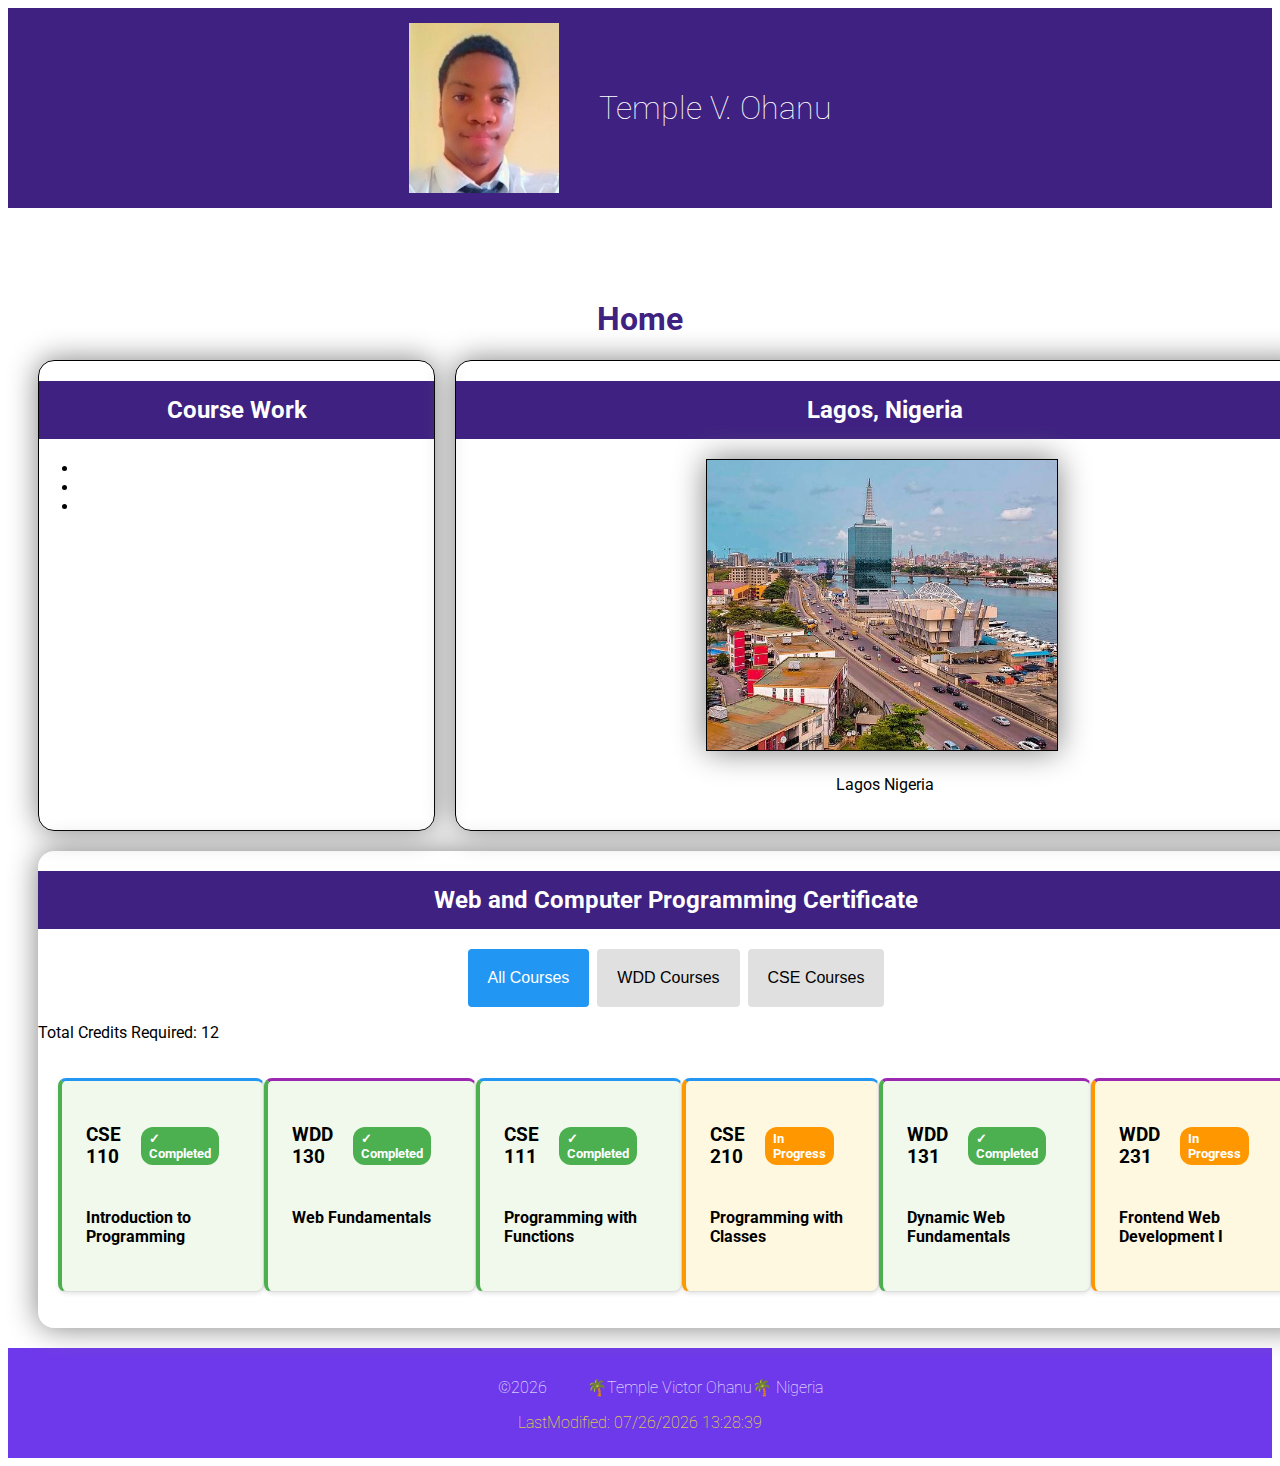
<file: index.html>
<!DOCTYPE html>
<html lang="en">
<head>
    <meta charset="UTF-8">
    <meta name="viewport" content="width=device-width, initial-scale=1.0">
    <title>WDD 231 - Home - Temple Ohanu</title>
    <meta name="description" content="Home Page.">
    <meta name="author" content="Temple Ohanu">
    <meta property="og:title" content="WDD 231 - Home - Temple Ohanu">
    <meta property="og:description" content="Home page of my WDD 231 assignment.">
    <meta property="og:image" content="https://i.pinimg.com/736x/18/47/43/1847439cf9425db0179030403738b87f.jpg">
    <meta property="og:url" content="https://temps07.github.io/wdd231/">
    <link rel="icon" href="images/favicon.ico">
    <link rel="stylesheet" href="styles/base-small.css">
    <link rel="stylesheet" href="styles/base-large.css">
    <link rel="preconnect" href="https://fonts.googleapis.com">
    <link rel="preconnect" href="https://fonts.gstatic.com" crossorigin>
    <link href="https://fonts.googleapis.com/css2?family=Roboto:wght@100;400&display=swap" rel="stylesheet">
    <script src="scripts/card.js" defer></script>
</head>
<body>
    <header>
        <div class="top">
            <img src="images/profile.jpg" alt="header Image" width="150" height="170">
            <span style="color: white">Temple V. Ohanu</span>
            <button type="button" id="menu"></button>
        </div>
        <nav id="animate">
            <a href="#" class="active">Home</a>
            <a href="#">Chamber</a>
            <a href="#">Final</a>
            <a href="#">GitHub Profile</a>
            <a href="linkedln.com">Linkedln</a>
        </nav>
    </header>
    <h1>Home</h1>
    <main>
        <section class="sec1">
            <h2>Course Work</h2>
            <ul>
                <li></li>
                <li></li>
                <li></li>
            </ul>
        </section>
        <section class="sec2">
            <h2>Lagos, Nigeria</h2>
            <figure>
                <img src="images/lagos.jpg" alt="View of Vctoria Island, Lagos" ">
                <figcaption>Lagos Nigeria</figcaption>
            </figure>
        </section>
        <section class="sec3">
            <h2>Web and Computer Programming Certificate</h2>
            <div class="controls">
                
                <div class="filter-controls">
                    <button class="filter-btn active" data-department="all">All Courses</button>
                    <button class="filter-btn" data-department="WDD">WDD Courses</button>
                    <button class="filter-btn" data-department="CSE">CSE Courses</button>
                </div>
            </div>
            
            <div id="total-credits"></div>
            
            <section id="certificate-section">
            </section>
        </section>
    </main>
    <footer>
        <span id="currentyear"></span>🌴Temple Victor Ohanu🌴 Nigeria
        <p id="lastModified"></p>
    </footer>
</body>
</html>
</file>
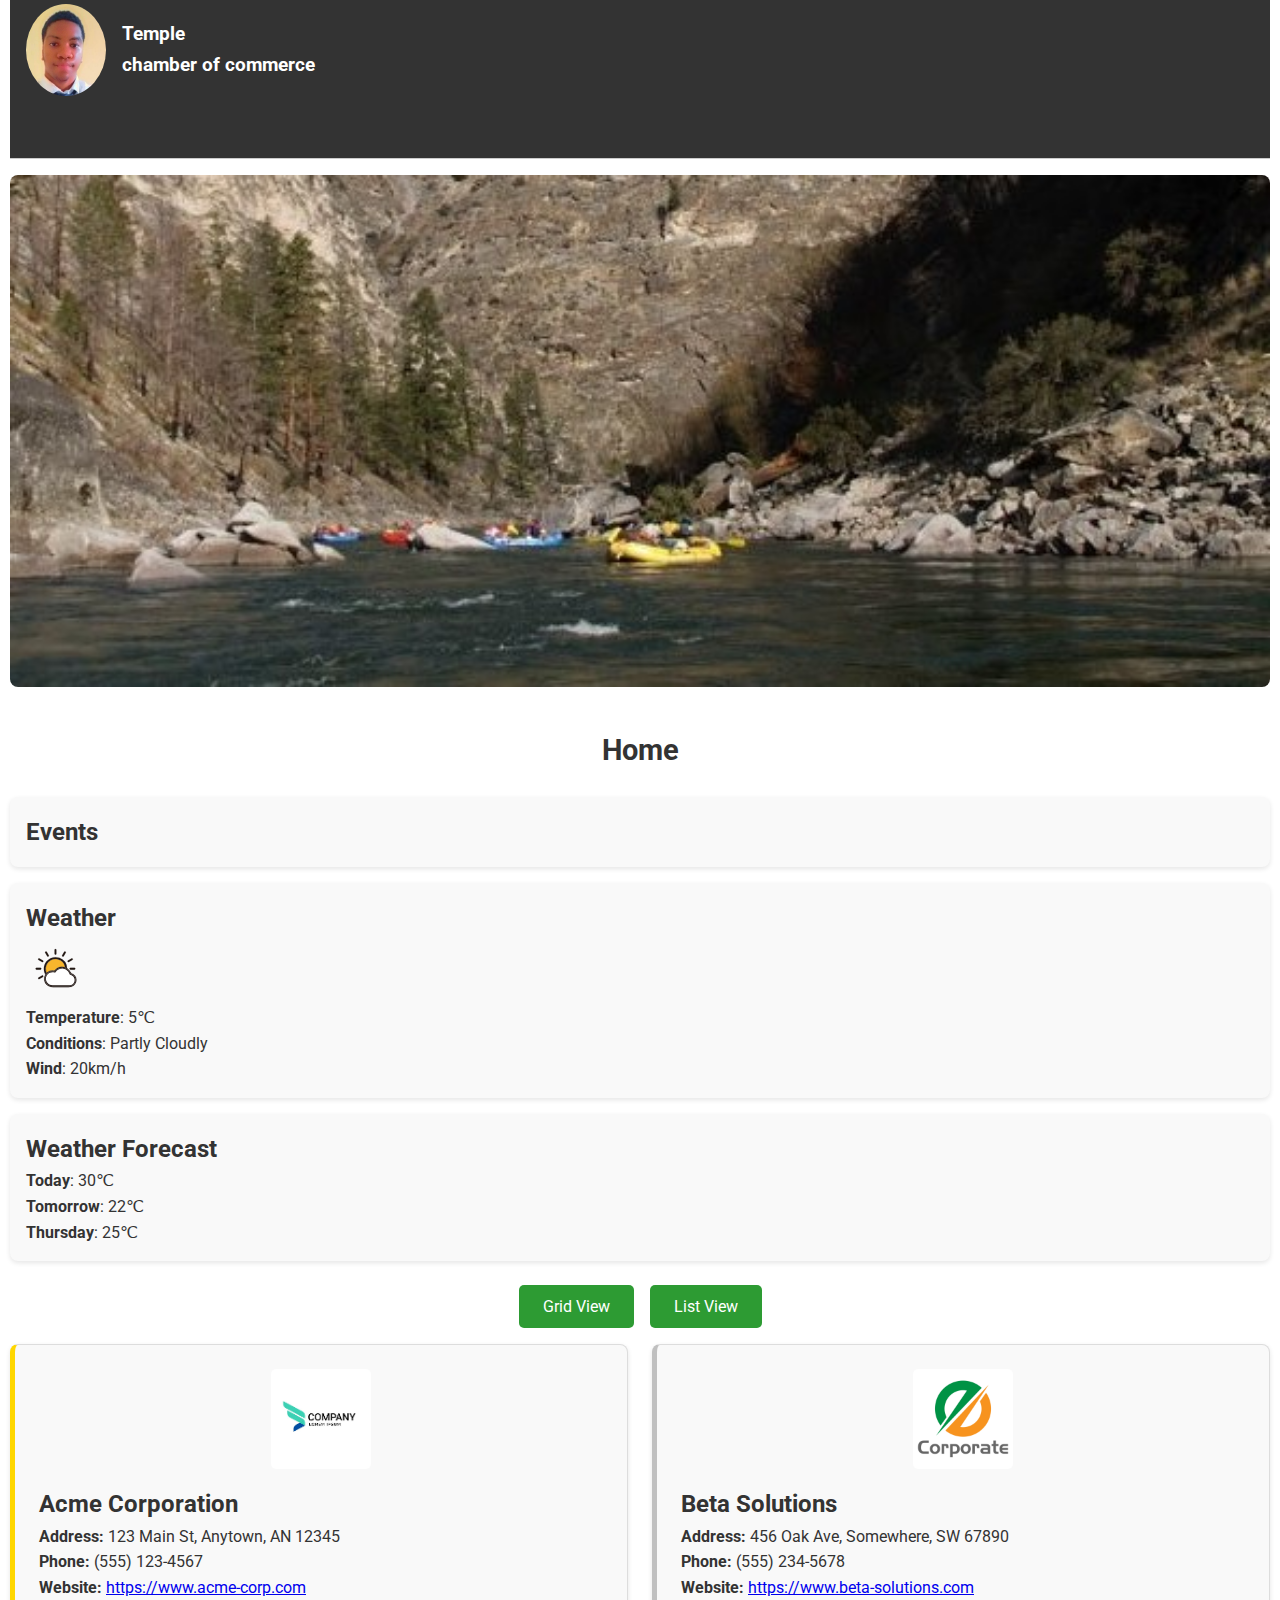
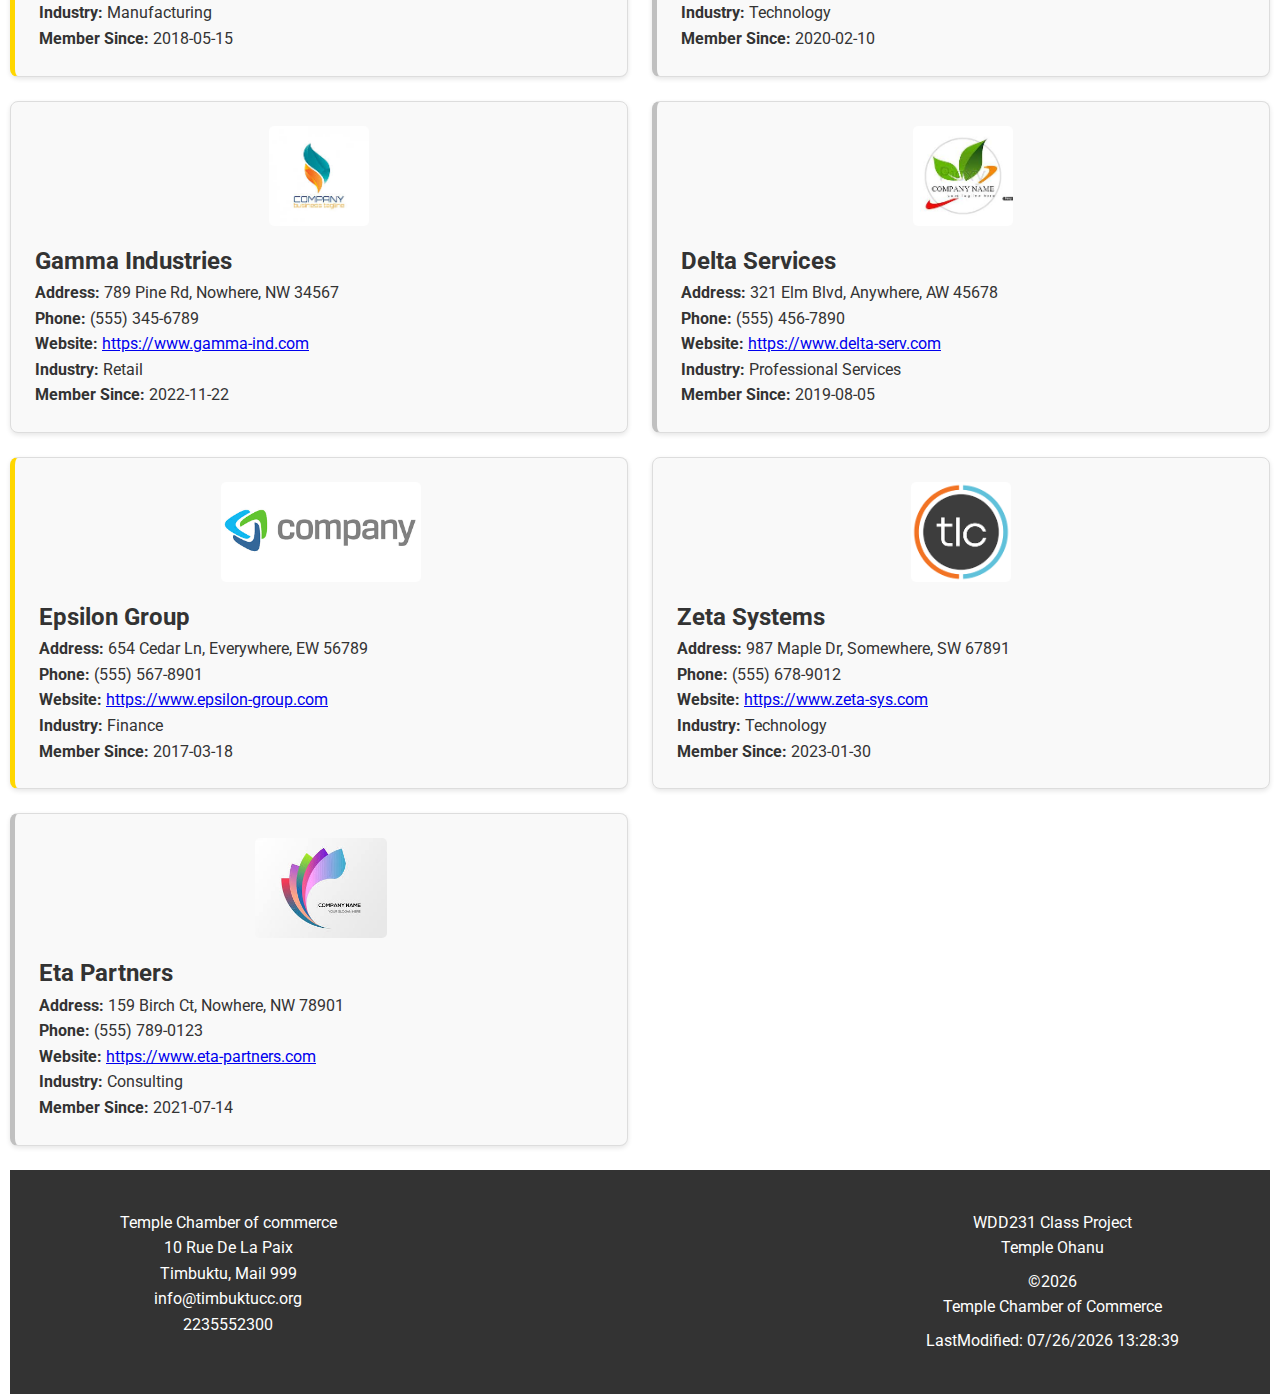
<file: chamber/index.html>
<!DOCTYPE html>
<html lang="en">
<head>
    <meta charset="UTF-8">
    <meta name="viewport" content="width=device-width, initial-scale=1.0">
    <title>WDD 231 - Directory - Temple Ohanu</title>
    <meta name="description" content="Business Directory Page.">
    <meta name="author" content="Temple Ohanu">
    <meta property="og:title" content="WDD 231 - Directory - Temple Ohanu">
    <meta property="og:description" content="Directory page of my WDD 231 assignment.">
    <meta property="og:image" content="https://i.pinimg.com/736x/18/47/43/1847439cf9425db0179030403738b87f.jpg">
    <meta property="og:url" content="https://temps07.github.io/wdd231/">
    <link rel="icon" href="images/favicon.ico">
    <link rel="stylesheet" href="styles/home-large.css">
    <link rel="stylesheet" href="styles/home-small.css">
    <link rel="preconnect" href="https://fonts.googleapis.com">
    <link rel="preconnect" href="https://fonts.gstatic.com" crossorigin>
    <link href="https://fonts.googleapis.com/css2?family=Archivo+Black&family=Roboto&display=swap" rel="stylesheet">
    <script src="script/home.js" defer></script>
</head>
<body>
    <header>
        <div class="top">
            <img src="images/profile.jpg" alt="header Image" width="150" height="170">
            <p>Temple<br>chamber of commerce</p>
            <button type="button" id="menu" aria-label="Toggle navigation menu"></button>
        </div>
        <nav id="animate">
            <a href="#" class="active">Home</a>
            <a href="#">Directory</a>
            <a href="#">Join</a>
            <a href="#">Discover</a>
        </nav>
    </header>
    <main>
        <div class="hero">
            <img src="images/heroimage.jpg" alt="Random Hero Image" width="75%">
        </div>
        <h1>Home</h1>
        <section class="events-weather">
            <div class="events">
                <h2>Events</h2>
            </div>
            <div class="weather">
                <h2>Weather</h2>
                <img src="images/weather.svg" alt="Weather Icon" width="60px">
                <p><strong>Temperature</strong>: 5℃</p>
                <p><strong>Conditions</strong>: Partly Cloudly</p>
                <p><strong>Wind</strong>: 20km/h</p>
            </div>
            <div>
                <h2>Weather Forecast</h2>
                <p><strong>Today</strong>: 30℃</p>
                <p><strong>Tomorrow</strong>: 22℃</p>
                <p><strong>Thursday</strong>: 25℃</p>
            </div>
        </section>
        <section class="business">
            <div class="view-toggle">
                <button id="gridBtn">Grid View</button>
                <button id="listBtn">List View</button>
            </div>
            
            <div id="membersContainer"></div>
        </section>
    </main>

    <footer>
        <section class="contact-info">
            <p>Temple Chamber of commerce</p>
            <p>10 Rue De La Paix</p>
            <p>Timbuktu, Mail 999</p>
            <p>info@timbuktucc.org</p>
            <p>2235552300</p>
        </section>
        <section class="social-media">
            <nav class="sociallinks">
                <a href="https://facebook.com" aria-label="Facebook">
                    <img src="images/facebookwebp.webp" alt="Facebook Icon">
                </a>
                <a href="https://instagram.com" aria-label="Instagram">
                    <img src="images/Instagram.webp" alt="Instagram Icon">
                </a>
                <a href="https://whatsapp.com" aria-label="WhatsApp">
                    <img src="images/whatsapp.webp" alt="Whatsapp Icon">
                </a>
            </nav>
        </section>
        <section class="copyright">
            <p>WDD231 Class Project</p>
            <p>Temple Ohanu</p>
            <span id="currentyear"></span>Temple Chamber of Commerce
            <p id="lastModified"></p>
        </section>
    </footer>
</body>
</html>
</file>
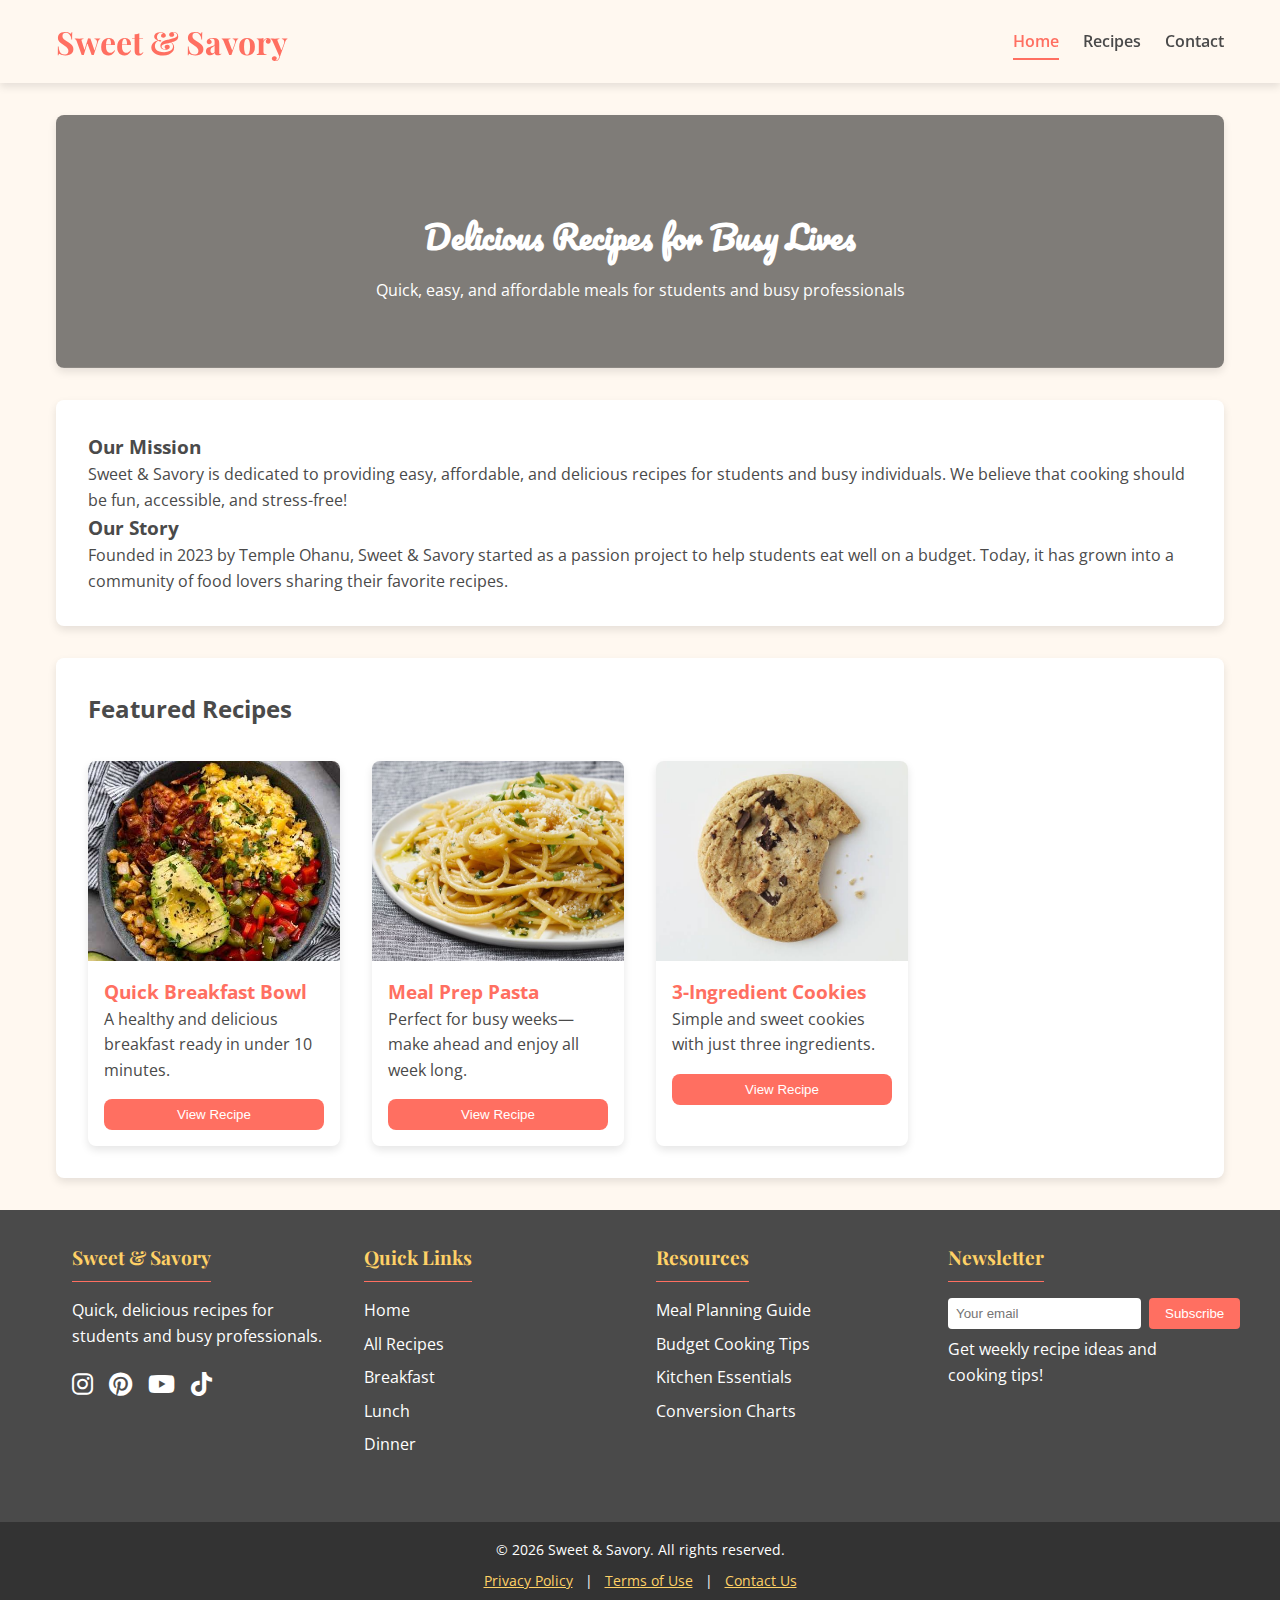
<file: sweet-savory/index.html>
<!DOCTYPE html>
<html lang="en">
<head>
    <meta charset="UTF-8">
    <meta name="viewport" content="width=device-width, initial-scale=1.0">
    <title>Sweet & Savory - Easy Recipes for Busy Students</title>
    <meta name="description" content="Easy, affordable, and delicious recipes for students and busy individuals.">
    <meta name="author" content="Temple Ohanu">
    <meta property="og:title" content="WDD 231 - Home - Temple Ohanu">
    <meta property="og:description" content="Home page of my WDD 231 assignment.">
    <meta property="og:image" content="https://i.pinimg.com/736x/18/47/43/1847439cf9425db0179030403738b87f.jpg">
    <meta property="og:url" content="https://temps07.github.io/wdd231/sweet-savory">
    <link rel="icon" href="images/favicon.ico">
    <link rel="stylesheet" href="styles/styles.css">
    <link href="https://fonts.googleapis.com/css2?family=Playfair+Display:wght@400;700&family=Open+Sans:wght@400;600&family=Pacifico&display=swap" rel="stylesheet">
    <link rel="stylesheet" href="https://cdnjs.cloudflare.com/ajax/libs/font-awesome/6.0.0-beta3/css/all.min.css">
</head>
<body>
    <header>
        <div class="header-container">
            <h1>Sweet & Savory</h1>
            <button class="hamburger" aria-label="Menu">
                <i class="fas fa-bars"></i>
            </button>
            <nav class="navbar">
                <ul>
                    <li><a href="index.html" class="active">Home</a></li>
                    <li><a href="recipes.html">Recipes</a></li>
                    <li><a href="contact.html">Contact</a></li>
                </ul>
            </nav>
        </div>
    </header>
    <main>
        <section class="hero">
            <h2 class="special-heading">Delicious Recipes for Busy Lives</h2>
            <p>Quick, easy, and affordable meals for students and busy professionals</p>
        </section>

        <section id="about-content">
            <article>
                <h3>Our Mission</h3>
                <p>Sweet & Savory is dedicated to providing easy, affordable, and delicious recipes for students and busy individuals. We believe that cooking should be fun, accessible, and stress-free!</p>
            </article>
            <article>
                <h3>Our Story</h3>
                <p>Founded in 2023 by Temple Ohanu, Sweet & Savory started as a passion project to help students eat well on a budget. Today, it has grown into a community of food lovers sharing their favorite recipes.</p>
            </article>
        </section>

        <section class="featured-recipes">
            <h2>Featured Recipes</h2>
            <div id="featured-container" class="recipe-grid"></div>
        </section>
    </main>
    <footer>
        <div class="footer-container">
            <div class="footer-section">
                <h3>Sweet & Savory</h3>
                <p>Quick, delicious recipes for students and busy professionals.</p>
                <div class="social-links">
                    <a href="#" aria-label="Instagram"><i class="fab fa-instagram"></i></a>
                    <a href="#" aria-label="Pinterest"><i class="fab fa-pinterest"></i></a>
                    <a href="#" aria-label="YouTube"><i class="fab fa-youtube"></i></a>
                    <a href="#" aria-label="TikTok"><i class="fab fa-tiktok"></i></a>
                </div>
            </div>
            <div class="footer-section">
                <h3>Quick Links</h3>
                <ul>
                    <li><a href="index.html">Home</a></li>
                    <li><a href="recipes.html">All Recipes</a></li>
                    <li><a href="recipes.html?category=breakfast">Breakfast</a></li>
                    <li><a href="recipes.html?category=lunch">Lunch</a></li>
                    <li><a href="recipes.html?category=dinner">Dinner</a></li>
                </ul>
            </div>
            <div class="footer-section">
                <h3>Resources</h3>
                <ul>
                    <li><a href="#">Meal Planning Guide</a></li>
                    <li><a href="#">Budget Cooking Tips</a></li>
                    <li><a href="#">Kitchen Essentials</a></li>
                    <li><a href="#">Conversion Charts</a></li>
                </ul>
            </div>
            <div class="footer-section">
                <h3>Newsletter</h3>
                <form class="newsletter-form">
                    <input type="email" placeholder="Your email" required>
                    <button type="submit">Subscribe</button>
                </form>
                <p>Get weekly recipe ideas and cooking tips!</p>
            </div>
        </div>
        <div class="footer-bottom">
            <p>&copy; <span id="current-year"></span> Sweet & Savory. All rights reserved.</p>
            <div class="legal-links">
                <a href="#">Privacy Policy</a> | 
                <a href="#">Terms of Use</a> | 
                <a href="contact.html">Contact Us</a>
            </div>
        </div>
    </footer>
    <script src="scripts/main.js" type="module"></script>
    <!-- Recipe Modal -->
    <div id="recipe-modal" class="modal">
        <div class="modal-content">
            <span class="close-modal">&times;</span>
            <div id="modal-content"></div>
        </div>
    </div>
</body>
</html>
</file>
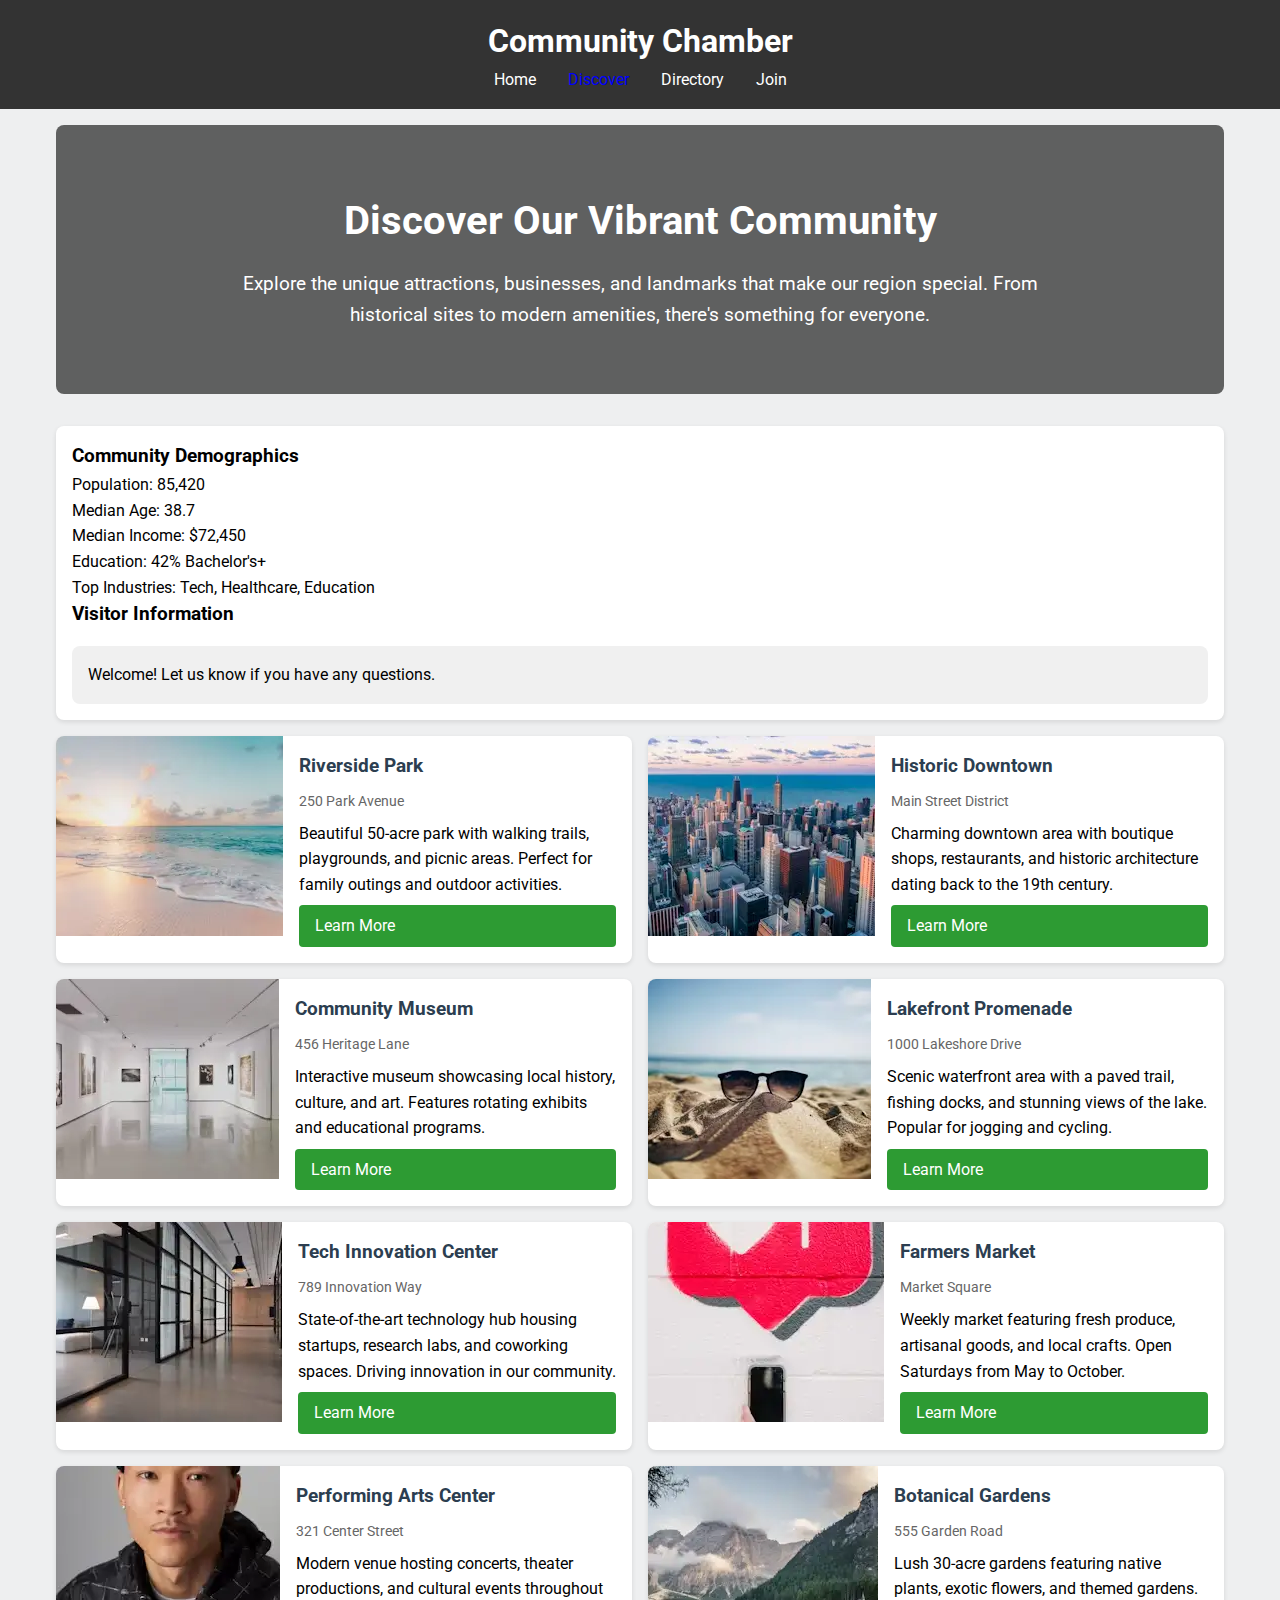
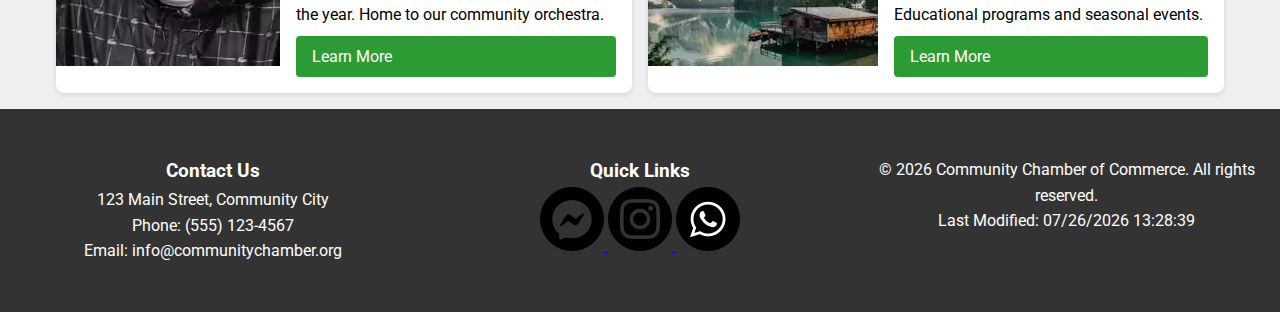
<file: chamber/discover.html>
<!DOCTYPE html>
<html lang="en">
<head>
    <meta charset="UTF-8">
    <meta name="viewport" content="width=device-width, initial-scale=1.0">
    <title>Discover Our Community</title>
    <meta name="description" content="Discover Page.">
    <meta name="author" content="Temple Ohanu">
    <meta property="og:title" content="WDD 231 - Discover - Temple Ohanu">
    <meta property="og:description" content="DIscover page of my WDD 231 assignment.">
    <meta property="og:image" content="https://i.pinimg.com/736x/18/47/43/1847439cf9425db0179030403738b87f.jpg">
    <meta property="og:url" content="https://temps07.github.io/wdd231/">
    <link rel="icon" href="images/favicon.ico">
    <link rel="preconnect" href="https://fonts.googleapis.com">
    <link rel="preconnect" href="https://fonts.gstatic.com" crossorigin>
    <link href="https://fonts.googleapis.com/css2?family=Archivo+Black&family=Roboto&display=swap" rel="stylesheet">
    <link rel="stylesheet" href="styles/discover-small.css" media="screen">
    <link rel="stylesheet" href="styles/discover-medium.css" media="screen and (min-width: 641px)">
    <link rel="stylesheet" href="styles/discover-large.css" media="screen and (min-width: 1025px)">
    <script src="scripts/discover.js" defer></script>
</head>
<body>
    <header>
        <h1>Community Chamber</h1>
        <nav>
            <ul>
                <li><a href="index.html">Home</a></li>
                <li><a href="discover.html" class="active">Discover</a></li>
                <li><a href="directory.html">Directory</a></li>
                <li><a href="join.html">Join</a></li>
            </ul>
        </nav>
    </header>

    <main class="container">
        <section class="hero">
            <h2>Discover Our Vibrant Community</h2>
            <p>Explore the unique attractions, businesses, and landmarks that make our region special. From historical sites to modern amenities, there's something for everyone.</p>
        </section>

        <div class="discover-grid">
            <aside class="sidebar">
                <div class="demographics">
                    <h3>Community Demographics</h3>
                    <div class="demographics-item">
                        <p><span>Population:</span> <span>85,420</span></p>
                    </div>
                    <div class="demographics-item">
                        <p><span>Median Age:</span> <span>38.7</span></p>
                    </div>
                    <div class="demographics-item">
                        <p><span>Median Income:</span> <span>$72,450</span></p>
                    </div>
                    <div class="demographics-item">
                        <p><span>Education:</span> <span>42% Bachelor's+</span></p>
                    </div>
                    <div class="demographics-item">
                        <p><span>Top Industries:</span> <span>Tech, Healthcare, Education</span></p>
                    </div>
                </div>
                
                <div class="visit-info">
                    <h3>Visitor Information</h3>
                    <div class="visit-message" id="visitMessage">
                    </div>
                </div>
            </aside>

            <section class="gallery">
            </section>
        </div>
    </main>

    <footer>
        <div class="footer-content">
            <div class="footer-info">
                <div class="contact-info">
                    <h3>Contact Us</h3>
                    <p>123 Main Street, Community City</p>
                    <p>Phone: (555) 123-4567</p>
                    <p>Email: info@communitychamber.org</p>
                </div>
                <div class="quick-links">
                    <h3>Quick Links</h3>
                        <a href="https://facebook.com" aria-label="Facebook">
                            <img src="images/facebookwebp.webp" alt="Facebook Icon">
                        </a>
                        <a href="https://instagram.com" aria-label="Facebook">
                            <img src="images/Instagram.webp" alt="Instagram Icon">
                        </a>
                        <a href="https://whatsapp.com" aria-label="Facebook">
                            <img src="images/whatsapp.webp" alt="Whatsapp Icon">
                        </a>
                </div>
                <div class="copyright">
                    <p>&copy; <span id="currentYear"></span> Community Chamber of Commerce. All rights reserved.</p>
                    <p>Last Modified: <span id="lastModified"></span></p>
                </div>
            </div>
        </div>
    </footer>
</body>
</html>
</file>
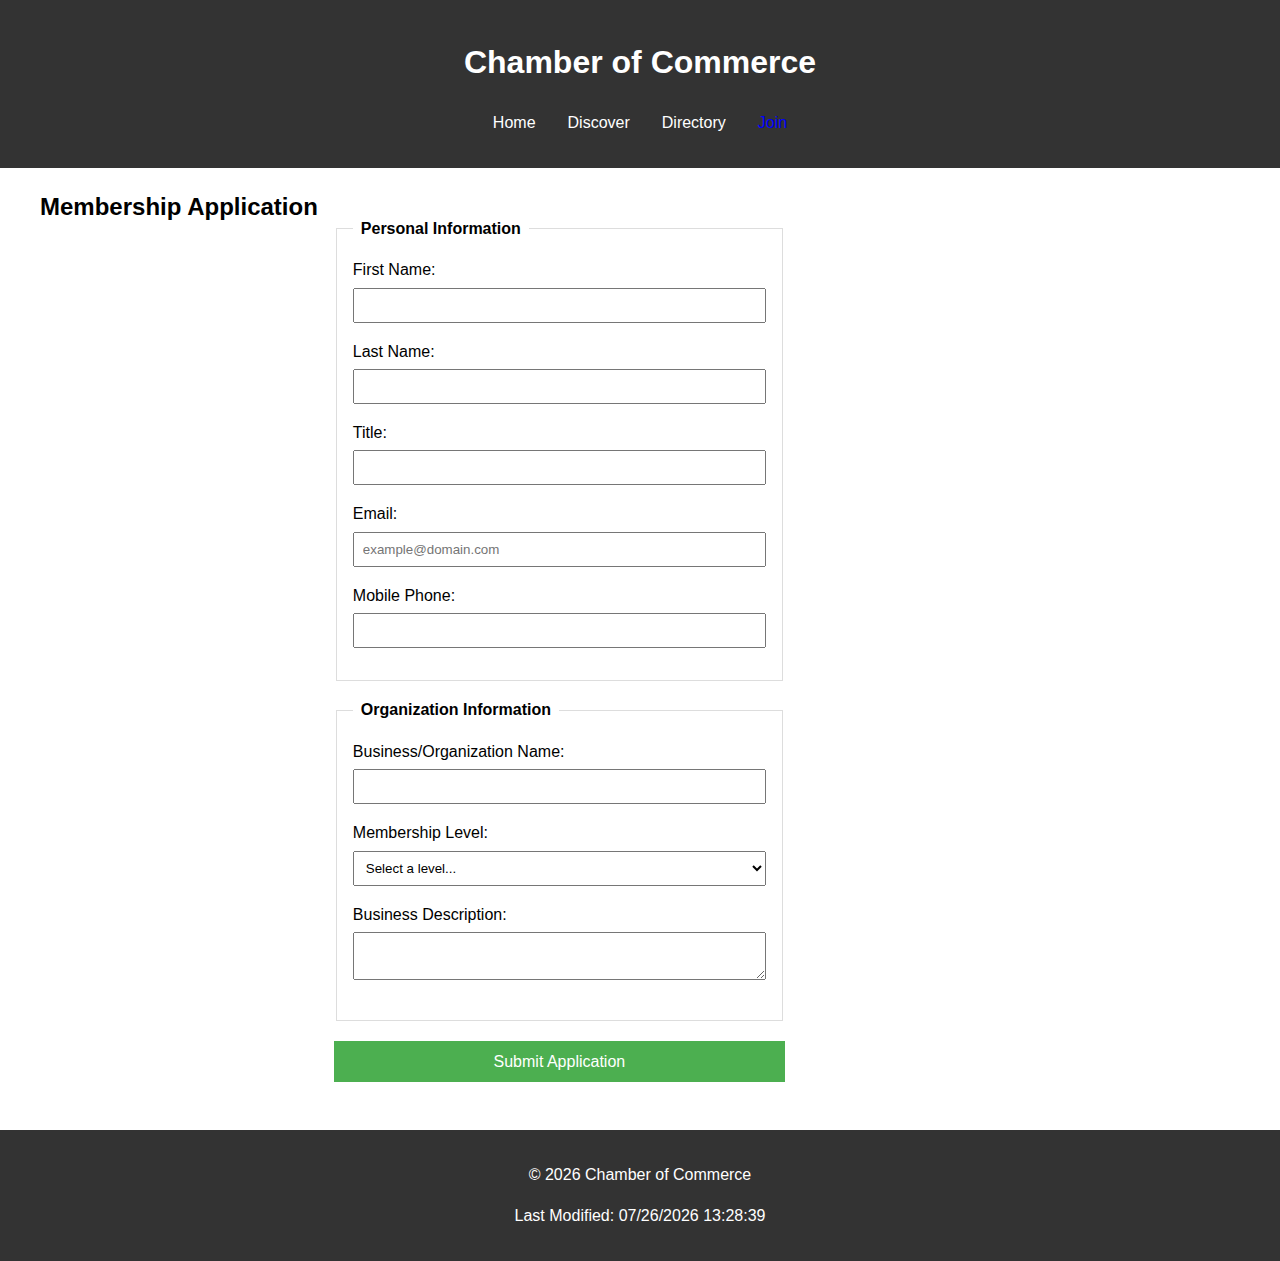
<file: chamber/join.html>
<!DOCTYPE html>
<html lang="en">
<head>
    <meta charset="UTF-8">
    <meta name="viewport" content="width=device-width, initial-scale=1.0">
    <title>WDD 231 - Join Our Chamber- Temple Ohanu</title>
    <meta name="description" content="Join Page.">
    <meta name="author" content="Temple Ohanu">
    <meta property="og:title" content="WDD 231 - Home - Temple Ohanu">
    <meta property="og:description" content="Join page of my WDD 231 assignment.">
    <meta property="og:image" content="https://i.pinimg.com/736x/18/47/43/1847439cf9425db0179030403738b87f.jpg">
    <meta property="og:url" content="https://temps07.github.io/wdd231/">
    <link rel="icon" href="images/favicon.ico">
    <link rel="preconnect" href="https://fonts.googleapis.com">
    <link rel="preconnect" href="https://fonts.gstatic.com" crossorigin>
    <link href="https://fonts.googleapis.com/css2?family=Archivo+Black&family=Roboto&display=swap" rel="stylesheet">
    <link rel="stylesheet" href="styles/join-small.css" media="screen">
    <link rel="stylesheet" href="styles/join-large.css" media="screen and (min-width: 768px)">
    <script src="scripts/join.js"></script>

<body>
    <header>
        <h1>Chamber of Commerce</h1>
        <nav>
            <ul>
                <li><a href="index.html">Home</a></li>
                <li><a href="discover.html">Discover</a></li>
                <li><a href="directory.html">Directory</a></li>
                <li><a href="#" class="active">Join</a></li>
            </ul>
        </nav>
    </header>

    <main>
        <h2>Membership Application</h2>
        <section class="form">
        <form id="joinForm" method="get" action="thankyou.html">
            <fieldset>
                <legend>Personal Information</legend>
                <label>
                    First Name:
                    <input type="text" name="firstName" required title="Please enter your first name" autocomplete="given-name">
                </label>
                <label>
                    Last Name:
                    <input type="text" name="lastName" required title="Please enter your last name" autocomplete="family-name">
                </label>
                <label>
                    Title:
                    <input type="text" name="title" title="Please enter your organizational title" autocomplete="organization-title" 
                           pattern="[a-zA-Z\- ]{7,}" required>
                </label>
                <label>
                    Email:
                    <input type="email" name="email" required title="Please enter a valid email address" 
                           autocomplete="email" placeholder="example@domain.com">
                </label>
                <label>
                    Mobile Phone:
                    <input type="tel" name="phone" required title="Please enter your mobile phone number" 
                           autocomplete="tel">
                </label>
            </fieldset>

            <fieldset>
                <legend>Organization Information</legend>
                <label>
                    Business/Organization Name:
                    <input type="text" name="organization" required title="Please enter your organization name" 
                           autocomplete="organization">
                </label>
                <label>
                    Membership Level:
                    <select name="membership" required title="Please select a membership level">
                        <option value="">Select a level...</option>
                        <option value="np">NP Membership (Non-Profit)</option>
                        <option value="bronze">Bronze Membership</option>
                        <option value="silver">Silver Membership</option>
                        <option value="gold">Gold Membership</option>
                    </select>
                </label>
                <label>
                    Business Description:
                    <textarea name="description" title="Please describe your business"></textarea>
                </label>
            </fieldset>

            <input type="hidden" name="timestamp" id="timestamp">
            <input type="submit" value="Submit Application">
        </form>
        </section>

        <section class="membership-cards">
            <div class="card np">
                <h3>NP Membership</h3>
                <p>For non-profit organizations</p>
                <p>No fee</p>
                <a href="#npModal" class="modal-link">Learn More</a>
            </div>
            <div class="card bronze">
                <h3>Bronze Membership</h3>
                <p>Basic benefits</p>
                <p>$200/year</p>
                <a href="#bronzeModal" class="modal-link">Learn More</a>
            </div>
            <div class="card silver">
                <h3>Silver Membership</h3>
                <p>Enhanced benefits</p>
                <p>$400/year</p>
                <a href="#silverModal" class="modal-link">Learn More</a>
            </div>
            <div class="card gold">
                <h3>Gold Membership</h3>
                <p>Premium benefits</p>
                <p>$600/year</p>
                <a href="#goldModal" class="modal-link">Learn More</a>
            </div>
        </section>

        <!-- Modals -->
        <div id="npModal" class="modal">
            <div class="modal-content">
                <a href="#" class="close">&times;</a>
                <h3>NP Membership Benefits</h3>
                <ul>
                    <li>Free membership for non-profit organizations</li>
                    <li>Access to member directory</li>
                    <li>Monthly newsletter</li>
                    <li>Basic listing on our website</li>
                </ul>
            </div>
        </div>

        <div id="bronzeModal" class="modal">
            <div class="modal-content">
                <a href="#" class="close">&times;</a>
                <h3>Bronze Membership Benefits</h3>
                <ul>
                    <li>All NP benefits plus:</li>
                    <li>10% discount on chamber events</li>
                    <li>Quarterly training sessions</li>
                    <li>Enhanced business listing</li>
                    <li>Annual cost: $200</li>
                </ul>
            </div>
        </div>

        <div id="silverModal" class="modal">
            <div class="modal-content">
                <a href="#" class="close">&times;</a>
                <h3>Silver Membership Benefits</h3>
                <ul>
                    <li>All Bronze benefits plus:</li>
                    <li>20% discount on chamber events</li>
                    <li>Monthly training sessions</li>
                    <li>Featured listing on our website</li>
                    <li>Two spotlight positions per year</li>
                    <li>Annual cost: $400</li>
                </ul>
            </div>
        </div>

        <div id="goldModal" class="modal">
            <div class="modal-content">
                <a href="#" class="close">&times;</a>
                <h3>Gold Membership Benefits</h3>
                <ul>
                    <li>All Silver benefits plus:</li>
                    <li>30% discount on chamber events</li>
                    <li>Premium training sessions</li>
                    <li>Homepage featured position</li>
                    <li>Monthly spotlight positions</li>
                    <li>VIP access to special events</li>
                    <li>Annual cost: $600</li>
                </ul>
            </div>
        </div>
    </main>

    <footer>
        <p>&copy; <span id="currentYear"></span> Chamber of Commerce</p>
        <p>Last Modified: <span id="lastModified"></span></p>
    </footer>

    <script>
        // Set timestamp when page loads
        document.getElementById('timestamp').value = new Date().toISOString();
        
        // Modal functionality
        document.querySelectorAll('.modal-link').forEach(link => {
            link.addEventListener('click', function(e) {
                e.preventDefault();
                const modalId = this.getAttribute('href');
                document.querySelector(modalId).style.display = 'block';
            });
        });

        document.querySelectorAll('.close').forEach(closeBtn => {
            closeBtn.addEventListener('click', function(e) {
                e.preventDefault();
                this.closest('.modal').style.display = 'none';
            });
        });

        window.addEventListener('click', function(e) {
            if (e.target.classList.contains('modal')) {
                e.target.style.display = 'none';
            }
        });

        // Footer year and last modified
        document.getElementById('currentYear').textContent = new Date().getFullYear();
        document.getElementById('lastModified').textContent = document.lastModified;
    </script>
</body>
</html>
</file>
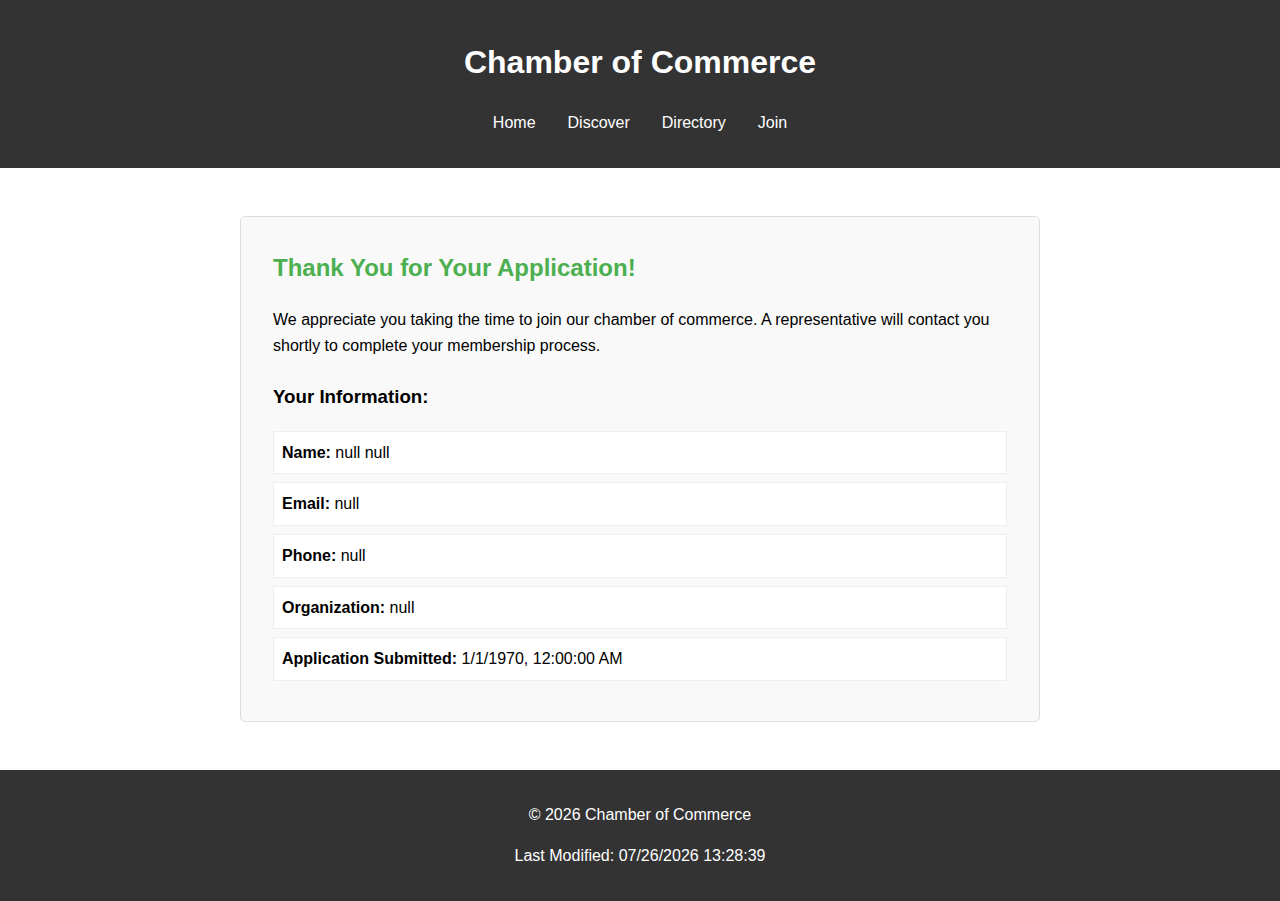
<file: chamber/thankyou.html>
<!DOCTYPE html>
<html lang="en">
<head>
    <meta charset="UTF-8">
    <meta name="viewport" content="width=device-width, initial-scale=1.0">
    <title>Thank You</title>
    <style>
        body {
            font-family: Arial, sans-serif;
            line-height: 1.6;
            margin: 0;
            padding: 0;
        }
        header, footer {
            background-color: #333;
            color: white;
            text-align: center;
            padding: 1rem;
        }
        nav ul {
            list-style-type: none;
            padding: 0;
            display: flex;
            justify-content: center;
        }
        nav ul li {
            margin: 0 1rem;
        }
        nav a {
            color: white;
            text-decoration: none;
        }
        main {
            max-width: 800px;
            margin: 2rem auto;
            padding: 1rem;
        }
        .confirmation {
            border: 1px solid #ddd;
            padding: 2rem;
            border-radius: 5px;
            background-color: #f9f9f9;
        }
        .confirmation h2 {
            color: #4CAF50;
            margin-top: 0;
        }
        .user-info {
            margin-top: 1.5rem;
        }
        .user-info p {
            margin: 0.5rem 0;
            padding: 0.5rem;
            background-color: white;
            border: 1px solid #eee;
        }
    </style>
</head>
<body>
    <header>
        <h1>Chamber of Commerce</h1>
        <nav>
            <ul>
                <li><a href="index.html">Home</a></li>
                <li><a href="discover.html">Discover</a></li>
                <li><a href="directory.html">Directory</a></li>
                <li><a href="join.html">Join</a></li>
            </ul>
        </nav>
    </header>

    <main>
        <div class="confirmation">
            <h2>Thank You for Your Application!</h2>
            <p>We appreciate you taking the time to join our chamber of commerce. A representative will contact you shortly to complete your membership process.</p>
            
            <div class="user-info">
                <h3>Your Information:</h3>
                <script>
                    // Parse URL parameters
                    const urlParams = new URLSearchParams(window.location.search);
                    
                    // Display user information
                    document.write(`
                        <p><strong>Name:</strong> ${urlParams.get('firstName')} ${urlParams.get('lastName')}</p>
                        <p><strong>Email:</strong> ${urlParams.get('email')}</p>
                        <p><strong>Phone:</strong> ${urlParams.get('phone')}</p>
                        <p><strong>Organization:</strong> ${urlParams.get('organization')}</p>
                        <p><strong>Application Submitted:</strong> ${new Date(urlParams.get('timestamp')).toLocaleString()}</p>
                    `);
                </script>
            </div>
        </div>
    </main>

    <footer>
        <p>&copy; <span id="currentYear"></span> Chamber of Commerce</p>
        <p>Last Modified: <span id="lastModified"></span></p>
    </footer>

    <script>
        // Footer year and last modified
        document.getElementById('currentYear').textContent = new Date().getFullYear();
        document.getElementById('lastModified').textContent = document.lastModified;
    </script>
</body>
</html>
</file>
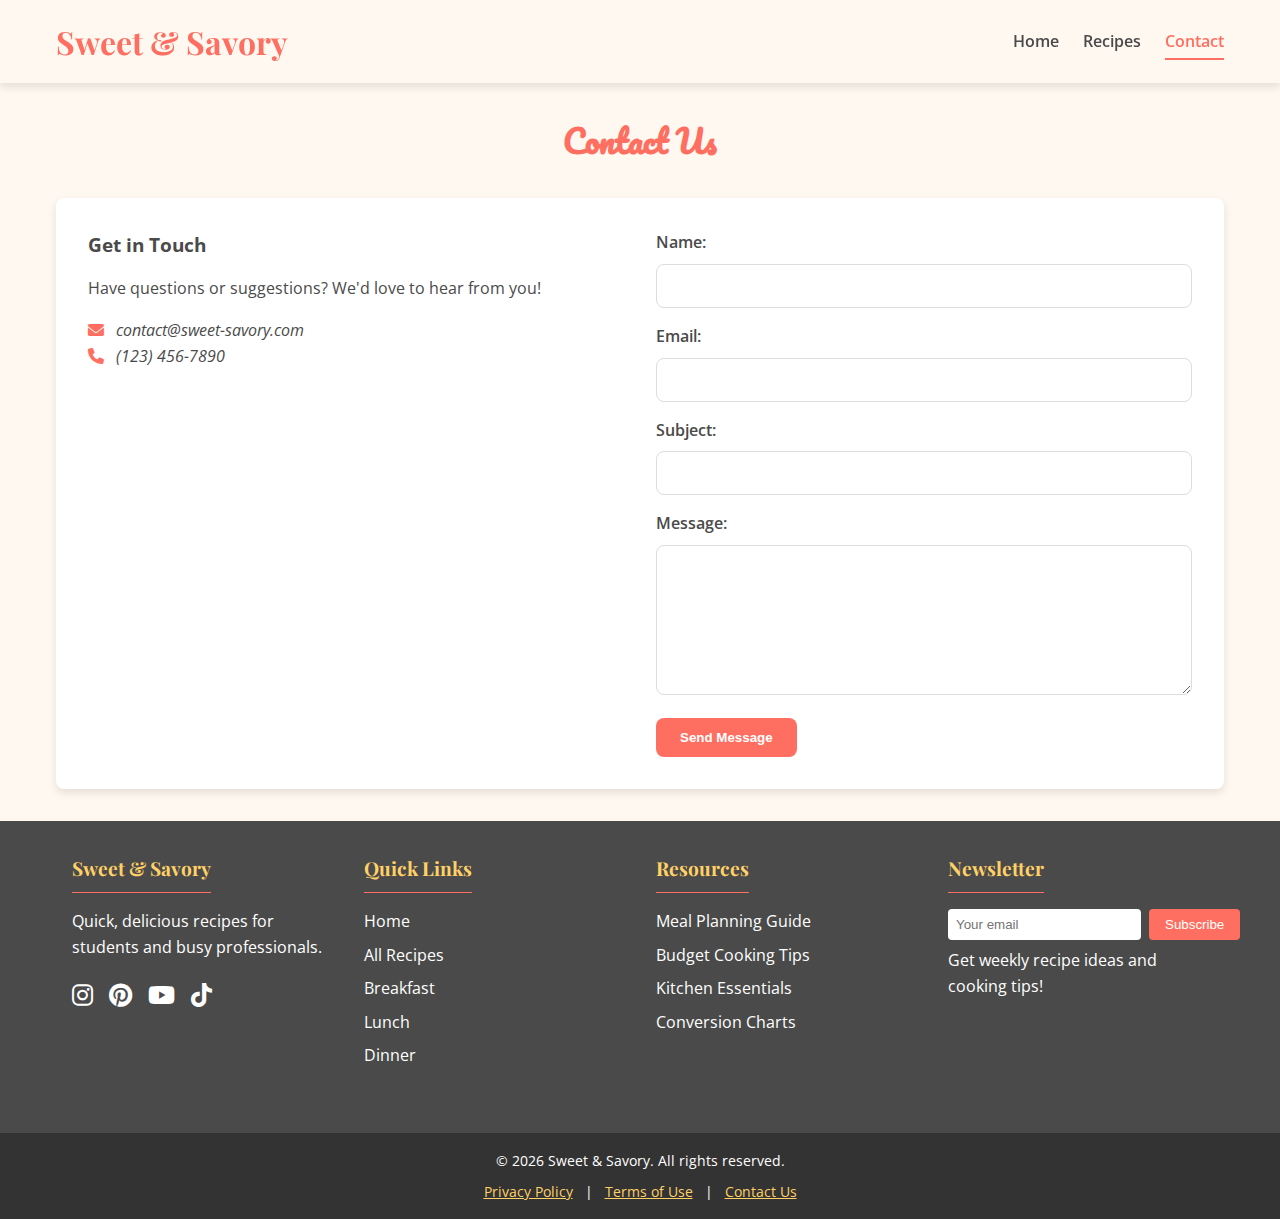
<file: sweet-savory/contact.html>
<!DOCTYPE html>
<html lang="en">
<head>
    <meta charset="UTF-8">
    <meta name="viewport" content="width=device-width, initial-scale=1.0">
    <title>Contact - Sweet & Savory</title>
    <meta name="description" content="Get in touch with Sweet & Savory.">
    <meta name="author" content="Temple Ohanu">
    <meta property="og:title" content="WDD 231 - Home - Temple Ohanu">
    <meta property="og:description" content="Home page of my WDD 231 assignment.">
    <meta property="og:image" content="https://i.pinimg.com/736x/18/47/43/1847439cf9425db0179030403738b87f.jpg">
    <meta property="og:url" content="https://temps07.github.io/wdd231/sweet-savory">
    <link rel="icon" href="images/favicon.ico">
    <link rel="stylesheet" href="styles/styles.css">
    <link href="https://fonts.googleapis.com/css2?family=Playfair+Display:wght@400;700&family=Open+Sans:wght@400;600&family=Pacifico&display=swap" rel="stylesheet">
    <link rel="stylesheet" href="https://cdnjs.cloudflare.com/ajax/libs/font-awesome/6.0.0-beta3/css/all.min.css">
</head>
<body>
    <header>
        <div class="header-container">
            <h1>Sweet & Savory</h1>
            <button class="hamburger" aria-label="Menu">
                <i class="fas fa-bars"></i>
            </button>
            <nav class="navbar">
                <ul>
                    <li><a href="index.html">Home</a></li>
                    <li><a href="recipes.html">Recipes</a></li>
                    <li><a href="contact.html" class="active">Contact</a></li>
                </ul>
            </nav>
        </div>
    </header>
    <main>
        <h2 class="special-heading">Contact Us</h2>
        <section class="contact-section">
            <div class="contact-info">
                <h3>Get in Touch</h3>
                <p>Have questions or suggestions? We'd love to hear from you!</p>
                <address>
                    <p><i class="fas fa-envelope"></i> contact@sweet-savory.com</p>
                    <p><i class="fas fa-phone"></i> (123) 456-7890</p>
                </address>
            </div>
            <form id="contactForm" action="form-action.html" method="GET">
                <div class="form-group">
                    <label for="name">Name:</label>
                    <input type="text" id="name" name="name" required>
                </div>
                <div class="form-group">
                    <label for="email">Email:</label>
                    <input type="email" id="email" name="email" required>
                </div>
                <div class="form-group">
                    <label for="subject">Subject:</label>
                    <input type="text" id="subject" name="subject" required>
                </div>
                <div class="form-group">
                    <label for="message">Message:</label>
                    <textarea id="message" name="message" rows="5" required></textarea>
                </div>
                <button type="submit" class="submit-btn">Send Message</button>
            </form>
        </section>
    </main>
    <footer>
        <div class="footer-container">
            <div class="footer-section">
                <h3>Sweet & Savory</h3>
                <p>Quick, delicious recipes for students and busy professionals.</p>
                <div class="social-links">
                    <a href="#" aria-label="Instagram"><i class="fab fa-instagram"></i></a>
                    <a href="#" aria-label="Pinterest"><i class="fab fa-pinterest"></i></a>
                    <a href="#" aria-label="YouTube"><i class="fab fa-youtube"></i></a>
                    <a href="#" aria-label="TikTok"><i class="fab fa-tiktok"></i></a>
                </div>
            </div>
            <div class="footer-section">
                <h3>Quick Links</h3>
                <ul>
                    <li><a href="index.html">Home</a></li>
                    <li><a href="recipes.html">All Recipes</a></li>
                    <li><a href="recipes.html?category=breakfast">Breakfast</a></li>
                    <li><a href="recipes.html?category=lunch">Lunch</a></li>
                    <li><a href="recipes.html?category=dinner">Dinner</a></li>
                </ul>
            </div>
            <div class="footer-section">
                <h3>Resources</h3>
                <ul>
                    <li><a href="#">Meal Planning Guide</a></li>
                    <li><a href="#">Budget Cooking Tips</a></li>
                    <li><a href="#">Kitchen Essentials</a></li>
                    <li><a href="#">Conversion Charts</a></li>
                </ul>
            </div>
            <div class="footer-section">
                <h3>Newsletter</h3>
                <form class="newsletter-form">
                    <input type="email" placeholder="Your email" required>
                    <button type="submit">Subscribe</button>
                </form>
                <p>Get weekly recipe ideas and cooking tips!</p>
            </div>
        </div>
        <div class="footer-bottom">
            <p>&copy; <span id="current-year"></span> Sweet & Savory. All rights reserved.</p>
            <div class="legal-links">
                <a href="#">Privacy Policy</a> | 
                <a href="#">Terms of Use</a> | 
                <a href="contact.html">Contact Us</a>
            </div>
        </div>
    </footer>
    <script src="scripts/main.js" type="module"></script>
</body>
</html>
</file>
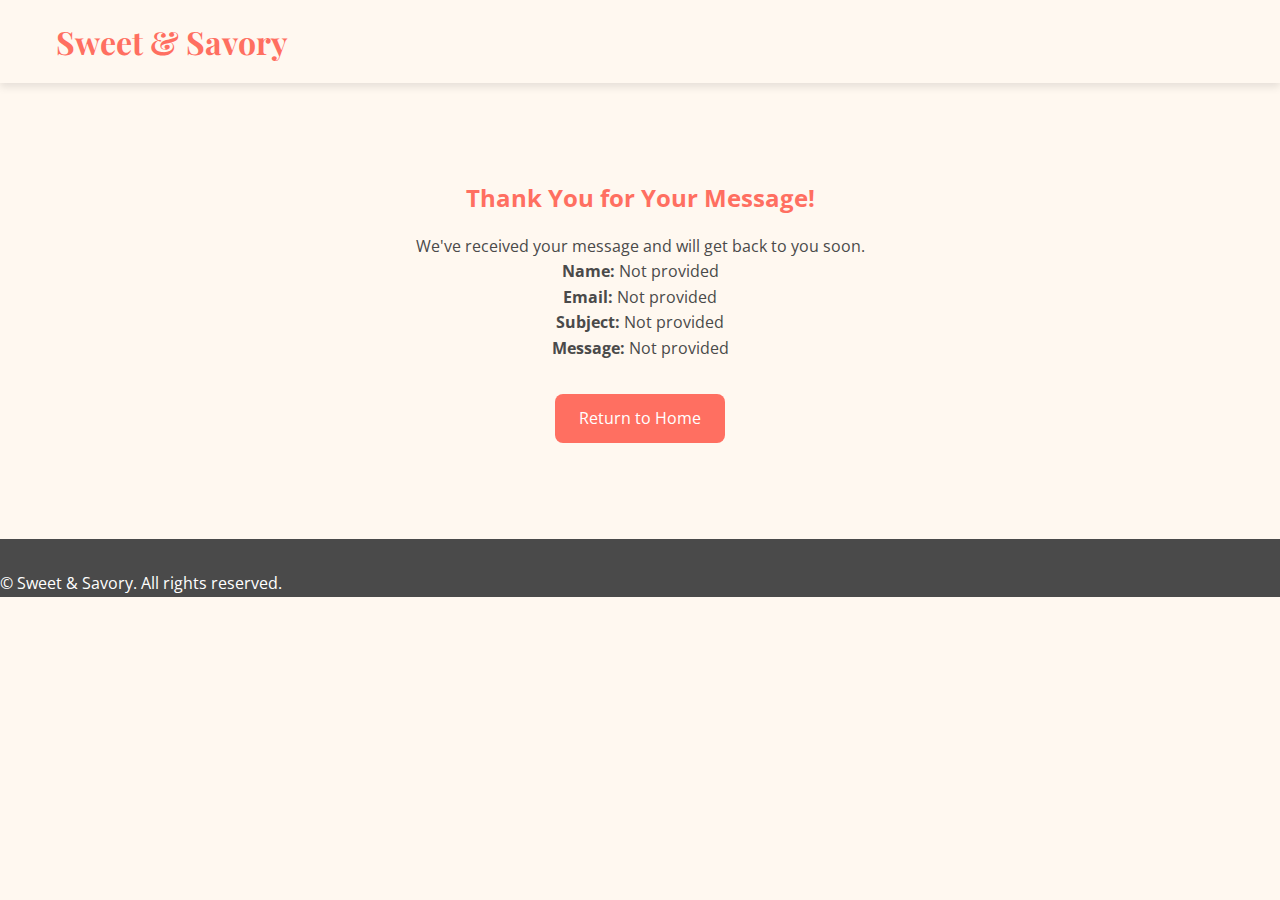
<file: sweet-savory/form-action.html>
<!DOCTYPE html>
<html lang="en">
<head>
    <meta charset="UTF-8">
    <meta name="viewport" content="width=device-width, initial-scale=1.0">
    <title>Thank You - Sweet & Savory</title>
    <meta property="og:title" content="WDD 231 - Home - Temple Ohanu">
    <meta property="og:description" content="Home page of my WDD 231 assignment.">
    <meta property="og:image" content="https://i.pinimg.com/736x/18/47/43/1847439cf9425db0179030403738b87f.jpg">
    <meta property="og:url" content="https://temps07.github.io/wdd231/sweet-savory">
    <link rel="icon" href="images/favicon.ico">
    <link rel="stylesheet" href="styles/styles.css">
    <link href="https://fonts.googleapis.com/css2?family=Playfair+Display:wght@400;700&family=Open+Sans:wght@400;600&family=Pacifico&display=swap" rel="stylesheet">
</head>
<body>
    <header>
        <div class="header-container">
            <h1>Sweet & Savory</h1>
        </div>
    </header>
    <main class="form-action">
        <h2>Thank You for Your Message!</h2>
        <p>We've received your message and will get back to you soon.</p>
        <div id="form-data"></div>
        <a href="index.html" class="home-link">Return to Home</a>
    </main>
    <footer>
        <p>&copy; <span id="current-year"></span> Sweet & Savory. All rights reserved.</p>
    </footer>
    <script src="scripts/form-action.js"></script>
</body>
</html>
</file>
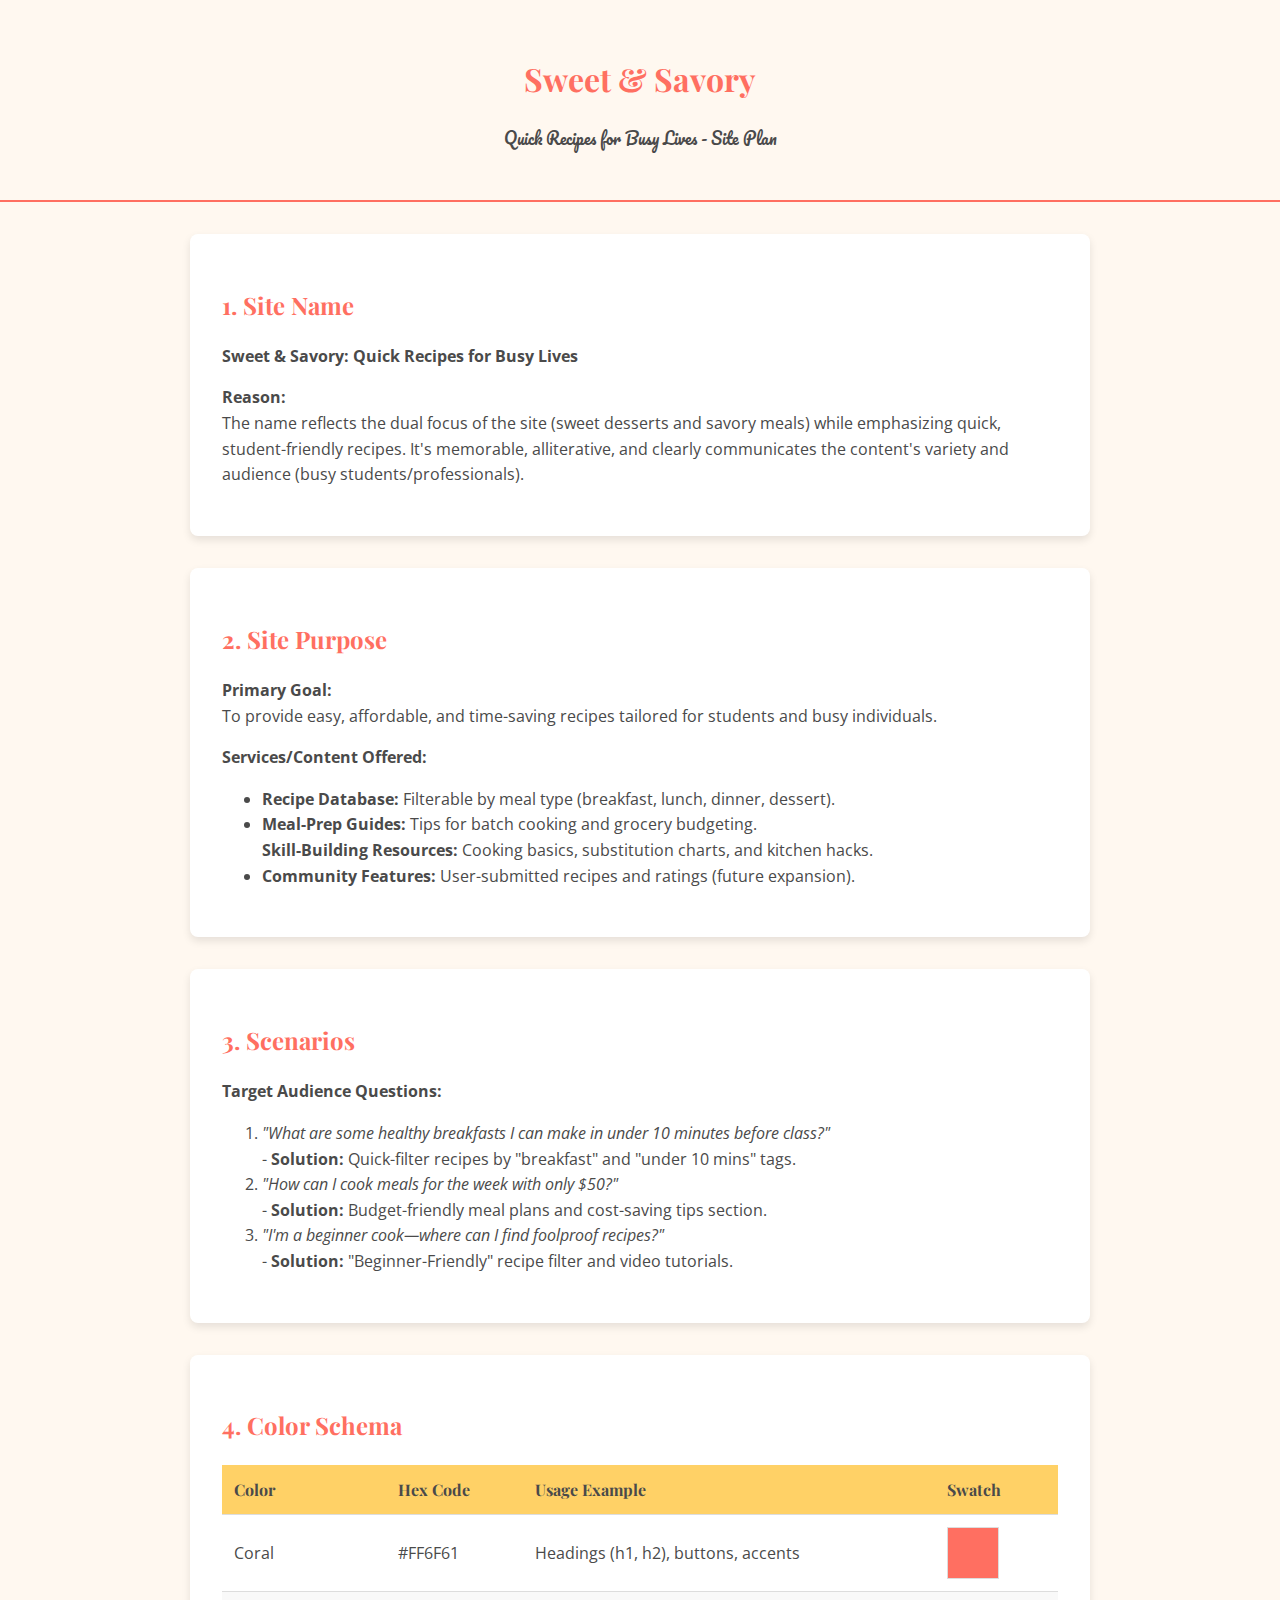
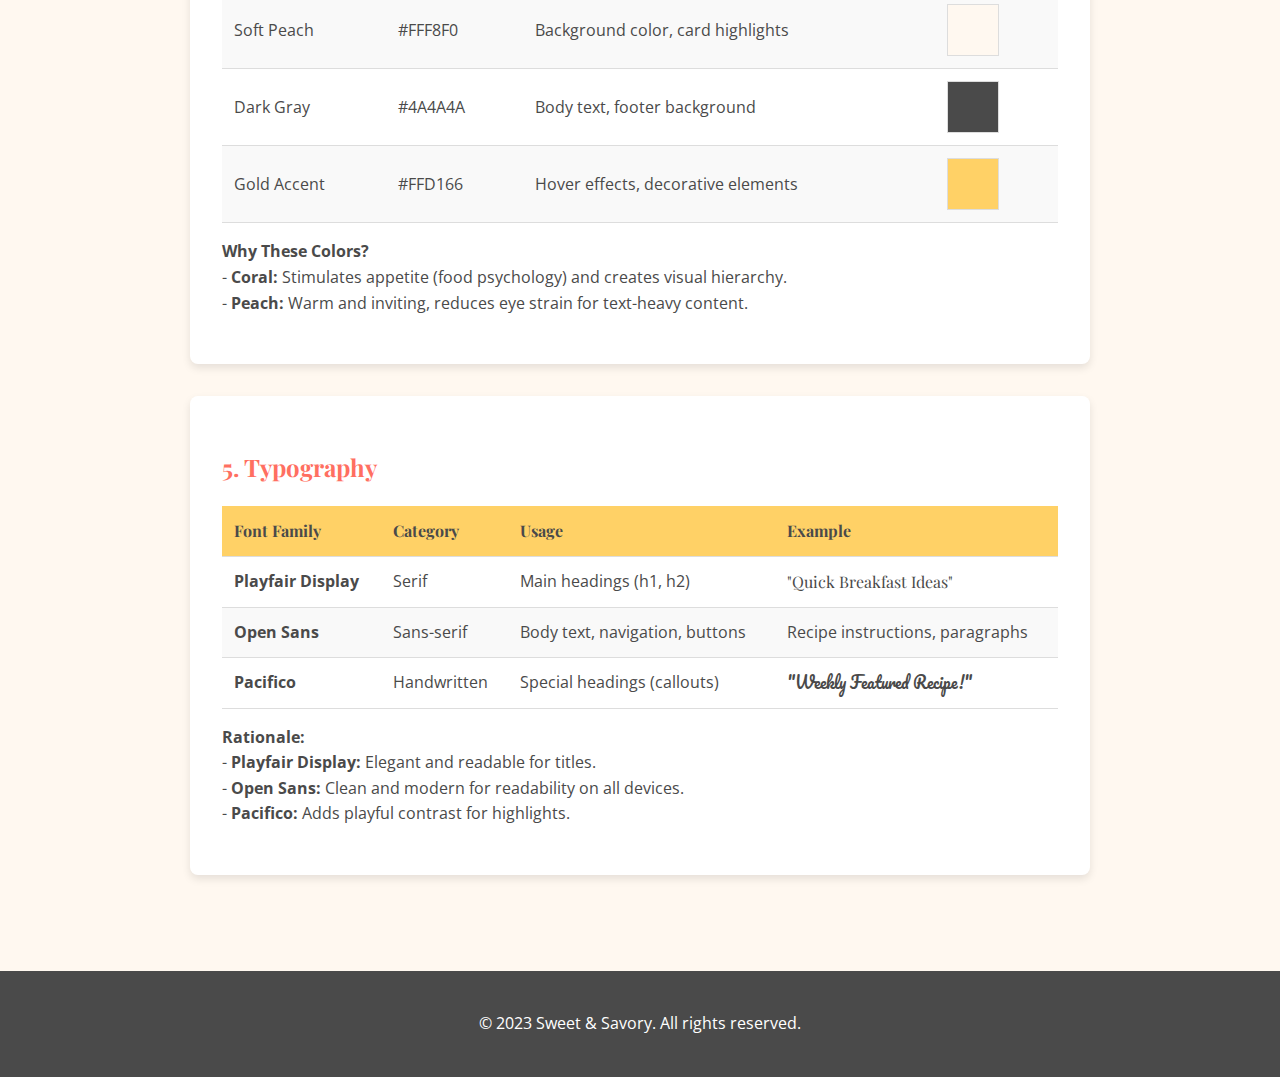
<file: sweet-savory/site-plan.html>
<!DOCTYPE html>
<html lang="en">
<head>
    <meta charset="UTF-8">
    <meta name="viewport" content="width=device-width, initial-scale=1.0">
    <title>Sweet & Savory - Site Plan</title>
    <link href="https://fonts.googleapis.com/css2?family=Playfair+Display:wght@400;700&family=Open+Sans:wght@400;600&family=Pacifico&display=swap" rel="stylesheet">
    <style>
        /* Color Schema */
        :root {
            --coral: #FF6F61;
            --peach: #FFF8F0;
            --dark-gray: #4A4A4A;
            --gold: #FFD166;
        }
        
        /* Typography */
        body {
            font-family: 'Open Sans', sans-serif;
            color: var(--dark-gray);
            background-color: var(--peach);
            line-height: 1.6;
            margin: 0;
            padding: 0;
        }
        
        h1, h2, h3 {
            font-family: 'Playfair Display', serif;
            color: var(--coral);
        }
        
        .special-heading {
            font-family: 'Pacifico', cursive;
        }
        
        /* Layout */
        header {
            background-color: var(--peach);
            padding: 2rem;
            text-align: center;
            border-bottom: 2px solid var(--coral);
        }
        
        main {
            max-width: 900px;
            margin: 0 auto;
            padding: 2rem;
        }
        
        section {
            background-color: white;
            border-radius: 8px;
            padding: 2rem;
            margin-bottom: 2rem;
            box-shadow: 0 4px 8px rgba(0,0,0,0.1);
        }
        
        table {
            width: 100%;
            border-collapse: collapse;
            margin: 1rem 0;
        }
        
        th, td {
            padding: 12px;
            text-align: left;
            border-bottom: 1px solid #ddd;
        }
        
        th {
            background-color: var(--gold);
            font-family: 'Playfair Display', serif;
        }
        
        tr:nth-child(even) {
            background-color: #f9f9f9;
        }
        
        .color-swatch {
            width: 50px;
            height: 50px;
            display: inline-block;
            margin-right: 10px;
            border: 1px solid #ddd;
            vertical-align: middle;
        }
        
        footer {
            background-color: var(--dark-gray);
            color: white;
            text-align: center;
            padding: 1.5rem;
            margin-top: 2rem;
        }
        
        a {
            color: var(--coral);
            text-decoration: none;
        }
        
        a:hover {
            text-decoration: underline;
        }
    </style>
</head>
<body>
    <header>
        <h1>Sweet & Savory</h1>
        <p class="special-heading">Quick Recipes for Busy Lives - Site Plan</p>
    </header>
    
    <main>
        <section id="site-name">
            <h2>1. Site Name</h2>
            <p><strong>Sweet & Savory: Quick Recipes for Busy Lives</strong></p>
            <p><strong>Reason:</strong><br>
            The name reflects the dual focus of the site (sweet desserts and savory meals) while emphasizing quick, student-friendly recipes. It's memorable, alliterative, and clearly communicates the content's variety and audience (busy students/professionals).</p>
        </section>
        
        <section id="site-purpose">
            <h2>2. Site Purpose</h2>
            <p><strong>Primary Goal:</strong><br>
            To provide easy, affordable, and time-saving recipes tailored for students and busy individuals.</p>
            
            <p><strong>Services/Content Offered:</strong></p>
            <ul>
                <li><strong>Recipe Database:</strong> Filterable by meal type (breakfast, lunch, dinner, dessert).</li>
                <li><strong>Meal-Prep Guides:</strong> Tips for batch cooking and grocery budgeting.</li>
                <strong>Skill-Building Resources:</strong> Cooking basics, substitution charts, and kitchen hacks.</li>
                <li><strong>Community Features:</strong> User-submitted recipes and ratings (future expansion).</li>
            </ul>
        </section>
        
        <section id="scenarios">
            <h2>3. Scenarios</h2>
            <p><strong>Target Audience Questions:</strong></p>
            <ol>
                <li><em>"What are some healthy breakfasts I can make in under 10 minutes before class?"</em><br>
                    - <strong>Solution:</strong> Quick-filter recipes by "breakfast" and "under 10 mins" tags.</li>
                <li><em>"How can I cook meals for the week with only $50?"</em><br>
                    - <strong>Solution:</strong> Budget-friendly meal plans and cost-saving tips section.</li>
                <li><em>"I'm a beginner cook—where can I find foolproof recipes?"</em><br>
                    - <strong>Solution:</strong> "Beginner-Friendly" recipe filter and video tutorials.</li>
            </ol>
        </section>
        
        <section id="color-schema">
            <h2>4. Color Schema</h2>
            <table>
                <thead>
                    <tr>
                        <th>Color</th>
                        <th>Hex Code</th>
                        <th>Usage Example</th>
                        <th>Swatch</th>
                    </tr>
                </thead>
                <tbody>
                    <tr>
                        <td>Coral</td>
                        <td>#FF6F61</td>
                        <td>Headings (h1, h2), buttons, accents</td>
                        <td><span class="color-swatch" style="background-color: #FF6F61;"></span></td>
                    </tr>
                    <tr>
                        <td>Soft Peach</td>
                        <td>#FFF8F0</td>
                        <td>Background color, card highlights</td>
                        <td><span class="color-swatch" style="background-color: #FFF8F0;"></span></td>
                    </tr>
                    <tr>
                        <td>Dark Gray</td>
                        <td>#4A4A4A</td>
                        <td>Body text, footer background</td>
                        <td><span class="color-swatch" style="background-color: #4A4A4A;"></span></td>
                    </tr>
                    <tr>
                        <td>Gold Accent</td>
                        <td>#FFD166</td>
                        <td>Hover effects, decorative elements</td>
                        <td><span class="color-swatch" style="background-color: #FFD166;"></span></td>
                    </tr>
                </tbody>
            </table>
            <p><strong>Why These Colors?</strong><br>
            - <strong>Coral:</strong> Stimulates appetite (food psychology) and creates visual hierarchy.<br>
            - <strong>Peach:</strong> Warm and inviting, reduces eye strain for text-heavy content.</p>
        </section>
        
        <section id="typography">
            <h2>5. Typography</h2>
            <table>
                <thead>
                    <tr>
                        <th>Font Family</th>
                        <th>Category</th>
                        <th>Usage</th>
                        <th>Example</th>
                    </tr>
                </thead>
                <tbody>
                    <tr>
                        <td><strong>Playfair Display</strong></td>
                        <td>Serif</td>
                        <td>Main headings (h1, h2)</td>
                        <td style="font-family: 'Playfair Display', serif;">"Quick Breakfast Ideas"</td>
                    </tr>
                    <tr>
                        <td><strong>Open Sans</strong></td>
                        <td>Sans-serif</td>
                        <td>Body text, navigation, buttons</td>
                        <td style="font-family: 'Open Sans', sans-serif;">Recipe instructions, paragraphs</td>
                    </tr>
                    <tr>
                        <td><strong>Pacifico</strong></td>
                        <td>Handwritten</td>
                        <td>Special headings (callouts)</td>
                        <td style="font-family: 'Pacifico', cursive;">"Weekly Featured Recipe!"</td>
                    </tr>
                </tbody>
            </table>
            <p><strong>Rationale:</strong><br>
            - <strong>Playfair Display:</strong> Elegant and readable for titles.<br>
            - <strong>Open Sans:</strong> Clean and modern for readability on all devices.<br>
            - <strong>Pacifico:</strong> Adds playful contrast for highlights.</p>
        </section>
    </main>
    
    <footer>
        <p>&copy; 2023 Sweet & Savory. All rights reserved.</p>
    </footer>
</body>
</html>
</file>
<file: styles/base-small.css>
body{
    font-family: "Roboto", serif;
    font-weight: 400;
}
h1 {
    text-align: center;
    color: rgb(62, 33, 129);
}
figcaption {
    text-align: center;
}
h2 {
    text-align: center;
    background-color: rgb(62, 33, 129);
    color: white;
    padding: 15px;
}
.sec1 {
    max-width: 1000px;
}
.sec2 img {
    width: 350px;
    position: relative;
    left: 10px;
}
figcaption {
    padding: 20px;
}
.sec3 {
    margin: 20px 30px 20px 30px;
}
nav {
    padding: 10px;
    background-color: black;
    opacity: 0;
    visibility: hidden;
    transition: opacity 0.3s ease-out, visibility 0.3s ease-out, transform 0.3s ease-out;
    overflow: hidden;
    transform: translateY(-20px);
        
}
nav.open {
    opacity: 1;
    visibility: visible;
    transform: translateY(0);
    display: flex;
    flex-direction: column;
    align-items: center;
}
header nav a{
    color: white;
    text-decoration: none;
    padding: 1rem;
}
a:hover{
    color: rgb(196, 171, 255);
    border: 1px solid white;
    font-weight: 400;
}
.active{
    color: rgb(141, 1, 255);
}
#menu {
    background-color: transparent;
    border: none;
    cursor: pointer;
    font-size: 2em;
    padding: 10px;
    color: white;
}
#menu::before{
    content: "☰";
}
#menu.open::before{
    content: "X";
}
.top {
    text-align: center;
    font-size: xx-large;
    font-weight: 100;
    background-color: rgb(62, 33, 129);
    display: flex;
    align-items: center;
    justify-content: center;
    height: 200px;
}
span {
    padding: 20px;
    margin: 20px;
}
a:hover{
    color: rgb(196, 171, 255);
    border: 1px solid white;
}

.course-card {
    border: 1px solid #ddd;
    border-radius: 8px;
    padding: 1.5rem;
    margin: 1rem 0;
    box-shadow: 0 2px 4px rgba(0,0,0,0.1);
    transition: all 0.3s ease;
}

.course-card.completed {
    background-color: #f0f9eb;
    border-left: 4px solid #4caf50;
}

.course-card.incomplete {
    background-color: #fff8e1;
    border-left: 4px solid #ff9800;
}

.course-card.CSE {
    border-top: 3px solid #2196f3;
}

.course-card.WDD {
    border-top: 3px solid #9c27b0;
}

.course-header {
    display: flex;
    justify-content: space-between;
    align-items: center;
    margin-bottom: 0.5rem;
}

.status-badge {
    padding: 0.25rem 0.5rem;
    border-radius: 12px;
    font-size: 0.8rem;
    font-weight: bold;
}

.status-badge.completed {
    background-color: #4caf50;
    color: white;
}

.status-badge.incomplete {
    background-color: #ff9800;
    color: white;
}

.credits {
    font-weight: bold;
    color: #555;
    margin: 0.5rem 0;
    display: none;
}

.description {
    margin: 1rem 0;
    line-height: 1.5;
    display: none;
}

.technologies {
    margin: 1rem 0;
    display: none;
}

.tech-tag {
    display: inline-block;
    background-color: #e0e0e0;
    padding: 0.25rem 0.5rem;
    border-radius: 4px;
    margin: 0.25rem;
    font-size: 0.8rem;
    display: none;
}

.certificate {
    font-style: italic;
    color: #666;
    margin-top: 1rem;
    display: none;
}

/* Filter controls */
.filter-controls {
    margin: 1rem 0;
    display: flex;
    gap: 0.8rem;
    flex-wrap: wrap;
    justify-content: center;
}

.filter-btn {
    padding: 0.8rem 1.2rem;
    cursor: pointer;
    border: none;
    border-radius: 4px;
    background-color: #e0e0e0;
    transition: all 0.2s ease;
    padding: 20px;
    font-size: 1rem;
}

.filter-btn.active {
    background-color: #2196f3;
    color: white;
}
/* Search input */
/* #course-search {
    padding: 0.5rem;
    width: 100%;
    max-width: 400px;
    margin-bottom: 1rem;
    border: 1px solid #ddd;
    border-radius: 4px;
}

.no-courses {
    text-align: center;
    padding: 2rem;
    color: #666;
} */
#certificate-section {
    padding: 20px;
}
footer {
    text-align: center;
    background-color: rgb(110, 56, 235);
    height: 50px;
    color: white;
    font-family: "Roboto", serif;
    font-weight: 100;
    padding: 30px;
    
}
#lastModified {
    color: rgb(255, 255, 0);
    
}
</file>
<file: styles/base-large.css>
@media screen and (min-width: 500px) {
    body{
        font-family: "Roboto", serif;
        font-weight: 400;
    }
    h1 {
        text-align: center;
        color: rgb(62, 33, 129);
    }
    figcaption {
        text-align: center;
    }
    h2 {
        text-align: center;
        background-color: rgb(62, 33, 129);
        color: white;
        padding: 15px;
    }
    main {
        display: grid;
        grid-column-gap: 20px;
    }
    .sec1 {
        border: 1px solid black;
        max-width: 1000px;
        border-radius: 1rem;
        box-shadow: 0 0 30px gray;
        margin-left: 30px;
    }
    .sec2 {
        border: 1px solid black;
        border-radius: 1rem;
        box-shadow: 0 0 30px gray;
        margin-right: 30px;
    }
    .sec2 img {
        margin-left: 200px;
        border: 1px solid black;
        box-shadow: 0 0 30px gray;
    }
    figcaption {
        padding: 20px;
    }
    .sec3 {
        grid-column: 1/3;
        box-shadow: 0 0 30px gray;
        margin: 20px 30px 20px 30px;
        border-radius: 1rem;
    }
    #menu{
        display: none;
    }
    nav {
        padding: 10px;
        display: flex;
        flex-direction: row;
        justify-content: space-evenly;
        align-items: center;
        background-color: black;
    }

    header nav a{
        color: white;
        text-decoration: none;
    }
    .top {
        text-align: center;
        font-size: xx-large;
        font-weight: 100;
        background-color: rgb(62, 33, 129);
        display: flex;
        align-items: center;
        justify-content: center;
        height: 200px;
    }
    span {
        padding: 20px;
        margin: 20px;
    }
    a:hover{
        color: rgb(196, 171, 255);
        border: 1px solid white;
        font-weight: 700;
    }
    
    .course-card {
        border: 1px solid #ddd;
        border-radius: 8px;
        padding: 1.5rem;
        margin: 1rem 0;
        box-shadow: 0 2px 4px rgba(0,0,0,0.1);
        transition: all 0.3s ease;
    }
    
    .course-card.completed {
        background-color: #f0f9eb;
        border-left: 4px solid #4caf50;
    }
    
    .course-card.incomplete {
        background-color: #fff8e1;
        border-left: 4px solid #ff9800;
    }
    
    .course-card.CSE {
        border-top: 3px solid #2196f3;
    }
    
    .course-card.WDD {
        border-top: 3px solid #9c27b0;
    }
    
    .course-header {
        display: flex;
        justify-content: space-between;
        align-items: center;
        margin-bottom: 0.5rem;
    }
    
    .status-badge {
        padding: 0.25rem 0.5rem;
        border-radius: 12px;
        font-size: 0.8rem;
        font-weight: bold;
    }
    
    .status-badge.completed {
        background-color: #4caf50;
        color: white;
    }
    
    .status-badge.incomplete {
        background-color: #ff9800;
        color: white;
    }
    
    .credits {
        font-weight: bold;
        color: #555;
        margin: 0.5rem 0;
    }
    
    .description {
        margin: 1rem 0;
        line-height: 1.5;
        display: none;
    }
    
    .technologies {
        margin: 1rem 0;
        display: none;
    }
    
    .tech-tag {
        display: inline-block;
        background-color: #e0e0e0;
        padding: 0.25rem 0.5rem;
        border-radius: 4px;
        margin: 0.25rem;
        font-size: 0.8rem;
        display: none;
    }
    
    .certificate {
        font-style: italic;
        color: #666;
        margin-top: 1rem;
    }
    
    /* Filter controls */
    .filter-controls {
        margin: 1rem 0;
        display: flex;
        gap: 0.5rem;
        flex-wrap: wrap;
    }
    
    .filter-btn {
        padding: 0.5rem 1rem;
        cursor: pointer;
        border: none;
        border-radius: 4px;
        background-color: #e0e0e0;
        transition: all 0.2s ease;
        padding: 20px;
    }
    
    .filter-btn.active {
        background-color: #2196f3;
        color: white;
    }
    
    /* Search input */
    /* #course-search {
        padding: 0.5rem;
        width: 100%;
        max-width: 400px;
        margin-bottom: 1rem;
        border: 1px solid #ddd;
        border-radius: 4px;
    }
    
    .no-courses {
        text-align: center;
        padding: 2rem;
        color: #666;
    } */
    #certificate-section {
        display: flex;
        padding: 20px;
    }
    footer {
        text-align: center;
        background-color: rgb(110, 56, 235);
        height: 50px;
        color: white;
        font-family: "Roboto", serif;
        font-weight: 100;
        padding: 30px;
    }
    #lastModified {
        color: rgb(255, 255, 0);
    }
}
</file>
<file: chamber/styles/home-large.css>
@media screen and (min-width: 500px) {
    * {
        margin: 0;
        padding: 0;
        box-sizing: border-box;
        font-family: 'Roboto', sans-serif;
    }
    
    body {
        line-height: 1.6;
        color: #333;
        max-width: 1300px;
        margin: 0 auto;
        padding: 0 20px;
    }
    
    header {
        display: flex;
        justify-content: space-between;
        align-items: center;
        padding: 1rem 2rem;
        border-bottom: 1px solid #ccc;
        background-color: #333;
    }
    
    header img {
        border-radius: 50%;
        margin-right: 1rem;
    }
    
    header p {
        font-size: 1.5rem;
        font-weight: bold;
        flex-grow: 1;
        color: white;
    }
    
    .top {
        display: flex;
        align-items: center;
        width: auto;
        padding: 0;
    }
    
    nav {
        display: flex;
        width: auto;
        background-color: transparent;
    }
    
    #menu {
        display: none;
    }
    
    header nav a {
        width: auto;
        padding: 0.5rem 1rem;
        margin: 0 0.5rem;
    }
    
    .hero img {
        width: 100%;
        height: auto;
        margin: 1rem 0;
        border-radius: 8px;
    }
    
    h1 {
        margin: 1rem 0;
        font-size: 2rem;
        text-align: center;
    }
    
    .events-weather {
        display: grid;
        grid-template-columns: 1fr 1fr 1fr;
        gap: 1.5rem;
        margin: 2rem 0;
    }
    
    .events-weather div {
        background-color: #e2e2e2;
        padding: 1.5rem;
        border-radius: 8px;
        box-shadow: 0 2px 5px rgba(0,0,0,0.1);
    }
    
    .business {
        margin: 2rem 0;
    }
    
    .view-toggle {
        margin-bottom: 1.5rem;
        display: flex;
        justify-content: center;
        gap: 1rem;
    }
    
    button {
        padding: 0.75rem 1.5rem;
        background-color: #4CAF50;
        color: white;
        border: none;
        border-radius: 4px;
        cursor: pointer;
        font-size: 1rem;
        transition: background-color 0.3s;
    }
    
    button:hover {
        background-color: #45a049;
    }
    
    .grid-view {
        display: grid;
        grid-template-columns: repeat(auto-fill, minmax(300px, 1fr));
        gap: 20px;
    }
    
    .member-card {
        border: 1px solid #ddd;
        border-radius: 8px;
        padding: 15px;
        box-shadow: 0 2px 4px rgba(0,0,0,0.1);
        transition: transform 0.3s;
    }
    
    .member-card:hover {
        transform: translateY(-5px);
    }
    
    .member-card img {
        max-width: 100px;
        max-height: 100px;
        display: block;
        margin: 0 auto 10px;
    }
    
    .gold {
        border-left: 8px solid gold;
    }
    
    .silver {
        border-left: 8px solid silver;
    }
    
    .list-view {
        display: flex;
        flex-direction: column;
        gap: 10px;
    }
    
    .list-item {
        display: flex;
        align-items: center;
        padding: 15px;
        border: 1px solid #ddd;
        border-radius: 4px;
        transition: background-color 0.3s;
    }
    
    .list-item:nth-child(even) {
        background-color: #f5f5f5;
    }
    
    .list-item:hover {
        background-color: #e9e9e9;
    }
    
    .list-item img {
        width: 50px;
        height: 50px;
        margin-right: 20px;
        object-fit: contain;
    }
    
    .list-item .info {
        flex-grow: 1;
    }
    
    footer {
        background-color: #333;
        color: white;
        padding: 2rem;
        margin-top: 2rem;
        display: grid;
        grid-template-columns: repeat(3, 1fr);
        gap: 2rem;
    }
    
    footer section {
        padding: 0 1rem;
    }
    
    .sociallinks {
        display: flex;
        gap: 1rem;
        justify-content: center;
        align-items: center;
    }
    
    .sociallinks img {
        width: 40px;
        height: 40px;
        border-radius: 50%;
        transition: transform 0.3s;
    }
    
    .sociallinks img:hover {
        transform: scale(1.1);
    }
    
    #currentyear, #lastModified {
        display: block;
        margin-top: 0.5rem;
    }
}
</file>
<file: chamber/styles/home-small.css>
* {
    margin: 0;
    padding: 0;
    box-sizing: border-box;
    font-family: 'Roboto', sans-serif;
}

body {
    line-height: 1.6;
    color: #333;
    padding: 0 10px;
}

.top {
    text-align: center;
    font-weight: 100;
    display: flex;
    align-items: center;
    justify-content: space-between;
    height: 100px;
    width: 100%;
    padding: 0 1rem; 
    box-sizing: border-box; 
}

header {
    background-color: #333;
    display: flex;
    flex-direction: column;
    flex-wrap: wrap;
    padding: 0; 
    border-bottom: 1px solid #ccc;
    position: relative;
}

header img {
    border-radius: 50%;
    margin-right: 1rem;
    width: 80px;
    height: auto;
}

header p {
    font-size: 1.2rem;
    font-weight: bold;
    color: white;
    margin: 0; 
    text-align: left;
    flex-grow: 1;
}

nav {
    height: 100%;
    width: 100%; 
    padding: 0;
    opacity: 0;
    visibility: hidden;
    transition: opacity 0.3s ease-out, visibility 0.3s ease-out, transform 0.3s ease-out;
    overflow: hidden;
    transform: translateY(-20px);
    background-color: #333;
}

nav.open {
    opacity: 1;
    visibility: visible;
    transform: translateY(0);
    display: flex;
    flex-direction: column;
    align-items: center;
}

header nav a {
    color: white;
    text-decoration: none;
    padding: 1rem;
    width: 100%; 
    text-align: center;
    box-sizing: border-box;
}

header nav a:hover {
    color: rgb(196, 171, 255);
    background-color: #555;
    font-weight: 400;
}

header nav a.active {
    color: rgb(196, 171, 255);
    font-weight: bold;
}

#menu {
    background-color: transparent;
    border: none;
    cursor: pointer;
    font-size: 2em;
    color: white;
    padding: 0.5rem;
    margin-left: auto;
}

#menu::before {
    content: "☰";
}

#menu.open::before {
    content: "X";
}
.hero {
    position: relative;
}
.hero img {
    object-fit: cover;
    width: 100%;
    height: auto;
    margin: 1rem 0;
    border-radius: 8px;
}
.hero-content {
    position: absolute;
    bottom: 18%;
    right: 8%;
}
#ctaBtn {
    padding: 25px;
    font-size: 120%;
}
h1 {
    margin: 1rem 0;
    font-size: 1.8rem;
    text-align: center;
}

.events-weather {
    display: flex;
    flex-direction: column;
    gap: 1rem;
    margin: 1.5rem 0;
}

.events-weather div {
    background-color: #f9f9f9;
    padding: 1rem;
    border-radius: 8px;
    box-shadow: 0 2px 5px rgba(0,0,0,0.1);
}

.business {
    margin: 1.5rem 0;
}

.view-toggle {
    margin-bottom: 1rem;
    display: flex;
    justify-content: center;
    gap: 1rem;
}

.view-toggle button {
    padding: 0.75rem 1.5rem;
    background-color: #2d9b33;
    color: white;
    border: none;
    border-radius: 5px;
    cursor: pointer;
    font-size: 1rem;
    transition: background-color 0.3s;
}

.view-toggle button:hover {
    background-color: #1a611e;
}

.view-toggle button.active {
    background-color: #2E7D32;
    font-weight: bold;
}
#membersContainer {
    display: flex;
    flex-direction: column;
    gap: 1.5rem;
}

.grid-view {
    display: grid;
    grid-template-columns: 1fr;
    gap: 1.5rem;
}

.member-card {
    background-color: #f9f9f9;
    padding: 1.5rem;
    border-radius: 8px;
    box-shadow: 0 2px 5px rgba(0,0,0,0.1);
    transition: transform 0.3s;
}

.member-card:hover {
    transform: translateY(-3px);
}

.member-card img {
    max-width: 100%;
    height: auto;
    border-radius: 5px;
    margin-bottom: 1rem;
    display: block;
    margin-left: auto;
    margin-right: auto;
}

.gold {
    border-left: 5px solid gold;
}

.silver {
    border-left: 5px solid silver;
}

.list-view {
    display: flex;
    flex-direction: column;
    gap: 1rem;
}

.list-item {
    display: flex;
    flex-direction: column;
    padding: 1rem;
    border: 1px solid #ddd;
    border-radius: 8px;
    transition: background-color 0.3s;
}

.list-item:nth-child(even) {
    background-color: #f5f5f5;
}

.list-item:hover {
    background-color: #e9e9e9;
}

.list-item img {
    width: 80px;
    height: 80px;
    margin-bottom: 1rem;
    align-self: center;
}

.list-item .info {
    margin-bottom: 1rem;
}

footer {
    background-color: #333;
    color: white;
    padding: 1.5rem;
    margin-top: 1.5rem;
    display: flex;
    flex-direction: column;
    gap: 1.5rem;
    text-align: center;
}

.contact-info, .social-media, .copyright {
    padding: 1rem 0;
}

.sociallinks {
    display: flex;
    gap: 1rem;
    justify-content: center;
    align-items: center;
}

.sociallinks img {
    width: 40px;
    height: 40px;
    transition: transform 0.3s;
}

.sociallinks img:hover {
    transform: scale(1.1);
}

#currentyear, #lastModified {
    display: block;
    margin-top: 0.5rem;
}

/* Small tablet styles */
@media screen and (min-width: 500px) {
    .grid-view {
        grid-template-columns: repeat(2, 1fr);
    }
    
    .list-item {
        flex-direction: row;
        align-items: center;
    }
    
    .list-item img {
        margin-bottom: 0;
        margin-right: 1rem;
    }
    
    footer {
        flex-direction: row;
        flex-wrap: wrap;
        justify-content: space-around;
    }
    
    .contact-info, .social-media, .copyright {
        flex: 1 1 200px;
    }
}
</file>
<file: sweet-savory/styles/styles.css>
/* Base Styles */
:root {
    --primary-color: #FF6F61;
    --secondary-color: #FFD166;
    --background-color: #FFF8F0;
    --text-color: #4A4A4A;
    --light-text: #FFFFFF;
    --shadow: 0 4px 8px rgba(0, 0, 0, 0.1);
    --border-radius: 8px;
    --transition: all 0.3s ease;
}

* {
    margin: 0;
    padding: 0;
    box-sizing: border-box;
}

body {
    font-family: 'Open Sans', sans-serif;
    background-color: var(--background-color);
    color: var(--text-color);
    line-height: 1.6;
}

/* Header & Navigation */
header {
    background-color: var(--background-color);
    padding: 1rem;
    box-shadow: var(--shadow);
    position: sticky;
    top: 0;
    z-index: 100;
}

.header-container {
    display: flex;
    justify-content: space-between;
    align-items: center;
    max-width: 1200px;
    margin: 0 auto;
    padding: 0 1rem;
}

h1 {
    font-family: 'Playfair Display', serif;
    color: var(--primary-color);
    font-size: 2rem;
}

.hamburger {
    background: none;
    border: none;
    font-size: 1.5rem;
    color: var(--primary-color);
    cursor: pointer;
    display: none;
}

.navbar ul {
    display: flex;
    list-style: none;
}

.navbar li {
    margin-left: 1.5rem;
}

.navbar a {
    text-decoration: none;
    color: var(--text-color);
    font-weight: 600;
    transition: var(--transition);
    padding: 0.5rem 0;
    position: relative;
}

.navbar a:hover,
.navbar a.active {
    color: var(--primary-color);
}

.navbar a.active::after {
    content: '';
    position: absolute;
    bottom: 0;
    left: 0;
    width: 100%;
    height: 2px;
    background-color: var(--primary-color);
}

/* Main Content */
main {
    max-width: 1200px;
    margin: 2rem auto;
    padding: 0 1rem;
}

.special-heading {
    font-family: 'Pacifico', cursive;
    font-size: 2rem;
    color: var(--primary-color);
    text-align: center;
    margin: 2rem 0;
}

section {
    background-color: var(--light-text);
    border-radius: var(--border-radius);
    padding: 2rem;
    margin-bottom: 2rem;
    box-shadow: var(--shadow);
}

/* Hero Section */
.hero {
    background: linear-gradient(rgba(0, 0, 0, 0.5), rgba(0, 0, 0, 0.5)), url('https://images.unsplash.com/photo-1498837167922-ddd27525d352?w=500&auto=format&fit=crop&q=60&ixlib=rb-4.1.0&ixid=M3wxMjA3fDB8MHxzZWFyY2h8MTR8fGZvb2R8ZW58MHx8MHx8fDA%3D');
    background-size: cover;
    background-position: center;
    color: var(--light-text);
    text-align: center;
    padding: 4rem 2rem;
    border-radius: var(--border-radius);
}

.hero h2 {
    color: var(--light-text);
    margin-bottom: 1rem;
}

/* Recipe Grid */
.recipe-grid {
    display: grid;
    grid-template-columns: repeat(auto-fill, minmax(250px, 1fr));
    gap: 2rem;
    margin-top: 2rem;
}

.recipe-card {
    background: var(--light-text);
    border-radius: var(--border-radius);
    overflow: hidden;
    box-shadow: var(--shadow);
    transition: var(--transition);
}

.recipe-card:hover {
    transform: translateY(-5px);
}

.recipe-card img {
    width: 100%;
    height: 200px;
    object-fit: cover;
    display: block;
}

.recipe-card h3 {
    padding: 1rem 1rem 0;
    color: var(--primary-color);
}

.recipe-card p {
    padding: 0 1rem 1rem;
    color: var(--text-color);
}

.recipe-card button {
    display: block;
    width: calc(100% - 2rem);
    margin: 0 1rem 1rem;
    background-color: var(--primary-color);
    color: var(--light-text);
    border: none;
    padding: 0.5rem;
    border-radius: var(--border-radius);
    cursor: pointer;
    transition: var(--transition);
}

.recipe-card button:hover {
    background-color: var(--secondary-color);
}

/* Contact Form */
.contact-section {
    display: grid;
    grid-template-columns: 1fr 1fr;
    gap: 2rem;
}

.contact-info {
    display: flex;
    flex-direction: column;
    gap: 1rem;
}

.contact-info i {
    margin-right: 0.5rem;
    color: var(--primary-color);
}

.form-group {
    margin-bottom: 1rem;
}

.form-group label {
    display: block;
    margin-bottom: 0.5rem;
    font-weight: 600;
}

.form-group input,
.form-group textarea {
    width: 100%;
    padding: 0.75rem;
    border: 1px solid #ddd;
    border-radius: var(--border-radius);
    font-family: inherit;
}

.form-group textarea {
    resize: vertical;
    min-height: 150px;
}

.submit-btn {
    background-color: var(--primary-color);
    color: var(--light-text);
    border: none;
    padding: 0.75rem 1.5rem;
    border-radius: var(--border-radius);
    cursor: pointer;
    font-weight: 600;
    transition: var(--transition);
}

.submit-btn:hover {
    background-color: var(--secondary-color);
}

/* Modal */
.modal {
    display: none;
    position: fixed;
    z-index: 1000;
    left: 0;
    top: 0;
    width: 100%;
    height: 100%;
    background-color: rgba(0, 0, 0, 0.5);
    overflow: auto;
}

.modal-content {
    background-color: var(--light-text);
    margin: 5% auto;
    padding: 2rem;
    border-radius: var(--border-radius);
    width: 80%;
    max-width: 800px;
    position: relative;
}

.close-modal {
    position: absolute;
    top: 1rem;
    right: 1rem;
    font-size: 1.5rem;
    cursor: pointer;
    color: var(--text-color);
}
.modal img {
    width: 100%;
    height: auto;
    object-fit: cover;
    display: block;
}

/* Form Action Page */
.form-action {
    text-align: center;
    padding: 4rem 2rem;
}

.form-action h2 {
    margin-bottom: 1rem;
    color: var(--primary-color);
}

.home-link {
    display: inline-block;
    margin-top: 2rem;
    padding: 0.75rem 1.5rem;
    background-color: var(--primary-color);
    color: var(--light-text);
    text-decoration: none;
    border-radius: var(--border-radius);
    transition: var(--transition);
}

.home-link:hover {
    background-color: var(--secondary-color);
}

/* Footer */
/* Footer Styles */
footer {
    background-color: #4A4A4A;
    color: white;
    padding: 2rem 0 0;
    font-family: 'Open Sans', sans-serif;
}

.footer-container {
    display: grid;
    grid-template-columns: repeat(auto-fit, minmax(200px, 1fr));
    gap: 2rem;
    max-width: 1200px;
    margin: 0 auto;
    padding: 0 2rem 2rem;
}

.footer-section {
    margin-bottom: 1.5rem;
}

.footer-section h3 {
    color: #FFD166;
    font-family: 'Playfair Display', serif;
    font-size: 1.2rem;
    margin-bottom: 1rem;
    border-bottom: 1px solid #FF6F61;
    padding-bottom: 0.5rem;
    display: inline-block;
}

.footer-section ul {
    list-style: none;
    padding: 0;
}

.footer-section li {
    margin-bottom: 0.5rem;
}

.footer-section a {
    color: white;
    text-decoration: none;
    transition: color 0.3s ease;
}

.footer-section a:hover {
    color: #FF6F61;
}

.social-links {
    display: flex;
    gap: 1rem;
    margin-top: 1rem;
}

.social-links a {
    color: white;
    font-size: 1.5rem;
    transition: color 0.3s ease;
}

.social-links a:hover {
    color: #FF6F61;
}

.newsletter-form {
    display: flex;
    gap: 0.5rem;
    margin-bottom: 0.5rem;
}

.newsletter-form input {
    padding: 0.5rem;
    border: none;
    border-radius: 4px;
    flex-grow: 1;
}

.newsletter-form button {
    background-color: #FF6F61;
    color: white;
    border: none;
    padding: 0.5rem 1rem;
    border-radius: 4px;
    cursor: pointer;
    transition: background-color 0.3s ease;
}

.newsletter-form button:hover {
    background-color: #e05a50;
}

.footer-bottom {
    background-color: #333;
    padding: 1rem;
    text-align: center;
    font-size: 0.9rem;
}

.legal-links {
    margin-top: 0.5rem;
}

.legal-links a {
    color: #FFD166;
    margin: 0 0.5rem;
}

/* Responsive Design */
@media (max-width: 768px) {
    .header-container {
        flex-direction: column;
        align-items: flex-start;
    }

    .hamburger {
        display: block;
        position: absolute;
        top: 1rem;
        right: 1rem;
    }

    .navbar {
        width: 100%;
        display: none;
    }

    .navbar.active {
        display: block;
    }

    .navbar ul {
        flex-direction: column;
        padding: 1rem 0;
    }

    .navbar li {
        margin: 0.5rem 0;
    }

    .contact-section {
        grid-template-columns: 1fr;
    }

    .recipe-grid {
        grid-template-columns: 1fr;
    }
    .footer-container {
        grid-template-columns: 1fr 1fr;
    }
}
@media (max-width: 480px) {
    .special-heading {
        font-size: 1.5rem;
    }

    section {
        padding: 1rem;
    }

    .modal-content {
        width: 95%;
        padding: 1rem;
    }
    .footer-container {
        grid-template-columns: 1fr;
    }
}
</file>
<file: chamber/styles/discover-small.css>
/* Base styles for mobile devices */
* {
    margin: 0;
    padding: 0;
    box-sizing: border-box;
    font-family: 'Roboto', sans-serif;
}
body {
    font-family: Arial, sans-serif;
    line-height: 1.6;
    margin: 0;
    padding: 0;
    background-color: #eeeff0;
}

header, footer{
    background-color: #333;
    color: white;
    text-align: center;
    padding: 1rem;
}

nav ul{
    list-style-type: none;
    padding: 0;
}

nav ul li {
    display: block;
    margin: 0.5rem 0;
}

nav a {
    color: white;
    text-decoration: none;
}
header nav a:hover{
    background-color: #555;
    font-weight: 400;
}
.active {
    color: blue;
}
.container {
    padding: 1rem;
}
.hero {
    background: linear-gradient(rgba(0,0,0,0.6), rgba(0,0,0,0.6)), url('https://images.unsplash.com/photo-1477959858617-67f85cf4f1df?ixlib=rb-4.0.3&auto=format&fit=crop&w=1200&q=80');
    background-size: cover;
    background-position: center;
    color: white;
    padding: 4rem 2rem;
    text-align: center;
    border-radius: 8px;
    margin-bottom: 2rem;
}        
.hero h2 {
    font-size: 2.5rem;
    margin-bottom: 1rem;
}        
.hero p {
    font-size: 1.2rem;
    max-width: 800px;
    margin: 0 auto;
}

.discover-grid {
    display: grid;
    grid-template-areas:
        "sidebar"
        "gallery";
    gap: 1rem;
}

.sidebar {
    grid-area: sidebar;
    background-color: white;
    padding: 1rem;
    border-radius: 8px;
    box-shadow: 0 2px 5px rgba(0,0,0,0.1);
}

.gallery {
    grid-area: gallery;
    display: grid;
    gap: 1rem;
}

.gallery-card {
    background-color: white;
    border-radius: 8px;
    overflow: hidden;
    box-shadow: 0 2px 5px rgba(0,0,0,0.1);
}

.card-img {
    width: 100%;
    height: 200px;
    object-fit: cover;
}

.card-content {
    padding: 1rem;
}

.card-content h3 {
    color: #2c3e50;
    margin-bottom: 0.5rem;
}

.card-content address {
    font-style: normal;
    color: #666;
    margin-bottom: 0.5rem;
    font-size: 0.9rem;
}

.btn {
    display: inline-block;
    background-color: #2d9b33;
    color: white;
    padding: 0.5rem 1rem;
    border-radius: 4px;
    text-decoration: none;
    margin-top: 0.5rem;
    grid-area: button;
}
.btn:hover{
    background-color: #1a611e;
}
.visit-message {
    background-color: #f0f0f0;
    padding: 1rem;
    border-radius: 8px;
    margin-top: 1rem;
}

footer {
    padding: 3rem 0rem 3rem;
}
</file>
<file: chamber/styles/discover-medium.css>
@media screen and (min-width: 641px) {

    
    .gallery {
        grid-template-columns: repeat(1, 1fr);
    }

    nav ul {
        display: flex;
        justify-content: center;
    }

    nav ul li {
        margin: 0 1rem;
    }

    .gallery-card:hover {
        transform: translateY(-5px);
        box-shadow: 0 5px 15px rgba(0,0,0,0.2);
        transition: all 0.3s ease;
    }

    .card-img {
        transition: transform 0.5s ease;
    }

    .gallery-card:hover .card-img {
        transform: scale(1.05);
    }
    .gallery-card {
        display: grid;
        grid-template-areas: 
        "picture name"
        "picture location"
        "picture description"
    } 
    .card-image{
        grid-area: picture;
    }
    .card-content h3{
        grid-area: name;
    }
    .card-content address{
        grid-area: location;
    }
    .card-content p{
        grid-area: description;
    }
    .btn {
        width: 100%;
    }
    .footer-info {
        display: grid;
        grid-template-columns: repeat(3, 1fr);
    }
}
</file>
<file: chamber/styles/discover-large.css>
@media screen and (min-width: 1025px) {
    .gallery {
        grid-template-columns: repeat(2, 1fr);
    }

    .container {
        max-width: 1200px;
        margin: 0 auto;
    }
    .hero h2 {
        font-size: 2.5rem;
    }

    @keyframes fadeIn {
        from { opacity: 0; transform: translateY(20px); }
        to { opacity: 1; transform: translateY(0); }
    }
    
    .gallery-card {
        animation: fadeIn 0.5s ease-out;
        display: grid;
        grid-template-areas: 
        "picture name"
        "picture location"
        "picture description"
    }    
    .gallery-card:nth-child(1) { animation-delay: 0.1s; }
    .gallery-card:nth-child(2) { animation-delay: 0.2s; }
    .gallery-card:nth-child(3) { animation-delay: 0.3s; }
    .gallery-card:nth-child(4) { animation-delay: 0.4s; }
    .gallery-card:nth-child(5) { animation-delay: 0.5s; }
    .gallery-card:nth-child(6) { animation-delay: 0.6s; }
    .gallery-card:nth-child(7) { animation-delay: 0.7s; }
    .gallery-card:nth-child(8) { animation-delay: 0.8s; }

}
</file>
<file: chamber/styles/join-small.css>
/* Base styles for small screens */
body {
    font-family: Arial, sans-serif;
    line-height: 1.6;
    margin: 0;
    padding: 0;
}

header, footer {
    background-color: #333;
    color: white;
    text-align: center;
    padding: 1rem;
}

nav ul {
    list-style-type: none;
    padding: 0;
}

nav ul li {
    display: block;
    margin: 0.5rem 0;
}

nav a {
    color: white;
    text-decoration: none;
}
.active {
    color: blue;
}
h2 {
    text-align: center;
}
form {
    max-width: 600px;
    margin: 2rem auto;
    padding: 1rem;
}

fieldset {
    border: 1px solid #ddd;
    padding: 1rem;
    margin-bottom: 1rem;
}

legend {
    font-weight: bold;
    padding: 0 0.5rem;
}

label {
    display: block;
    margin-bottom: 1rem;
}

input, select, textarea {
    width: 100%;
    padding: 0.5rem;
    margin-top: 0.3rem;
    box-sizing: border-box;
}

input[type="submit"] {
    background-color: #4CAF50;
    color: white;
    border: none;
    padding: 0.7rem;
    cursor: pointer;
    font-size: 1rem;
}

input[type="submit"]:hover {
    background-color: #45a049;
}

.membership-cards {
    display: flex;
    flex-direction: column;
    gap: 1rem;
    max-width: 600px;
    margin: 2rem auto;
}

.card {
    border: 1px solid #ddd;
    padding: 1rem;
    border-radius: 5px;
    opacity: 0;
    transform: translateY(20px);
    animation: fadeInUp 0.5s forwards;
}

.card:nth-child(1) { 
    animation-delay: 0.1s;
    border-top: black;
}
.card:nth-child(2) { 
    animation-delay: 0.3s; 
    border-top: 5px solid brown;
}
.card:nth-child(3) { 
    border-top: 5px solid  silver;    
    animation-delay: 0.5s; 
}
.card:nth-child(4) { 
    animation-delay: 0.7s; 
    border-top: 5px solid gold;
}

@keyframes fadeInUp {
    to {
        opacity: 1;
        transform: translateY(0);
    }
}

.modal {
    display: none;
    position: fixed;
    z-index: 1;
    left: 0;
    top: 0;
    width: 100%;
    height: 100%;
    background-color: rgba(0,0,0,0.5);
}

.modal-content {
    background-color: #fefefe;
    margin: 15% auto;
    padding: 20px;
    border: 1px solid #888;
    width: 80%;
    max-width: 500px;
}

.close {
    color: #aaa;
    float: right;
    font-size: 28px;
    font-weight: bold;
    text-decoration: none;
}

.close:hover {
    color: black;
    cursor: pointer;
}
</file>
<file: chamber/styles/join-large.css>
/* Styles for larger screens */
@media screen and (min-width: 768px) {
    nav ul {
        display: flex;
        justify-content: center;
    }

    nav ul li {
        margin: 0 1rem;
    }

    main {
        display: flex;
        flex-wrap: wrap;
        justify-content: space-between;
        max-width: 1200px;
        margin: 0 auto;
    }
    section {
        display: grid;
    }
    form {
        flex: 0 0 60%;
    }

    .membership-cards {
        flex: 0 0 35%;
        margin-top: 0;
    }

    .card {
        transition: transform 0.3s, box-shadow 0.3s;
    }

    .card:hover {
        transform: translateY(-5px);
        box-shadow: 0 5px 15px rgba(0,0,0,0.1);
    }
}
</file>
